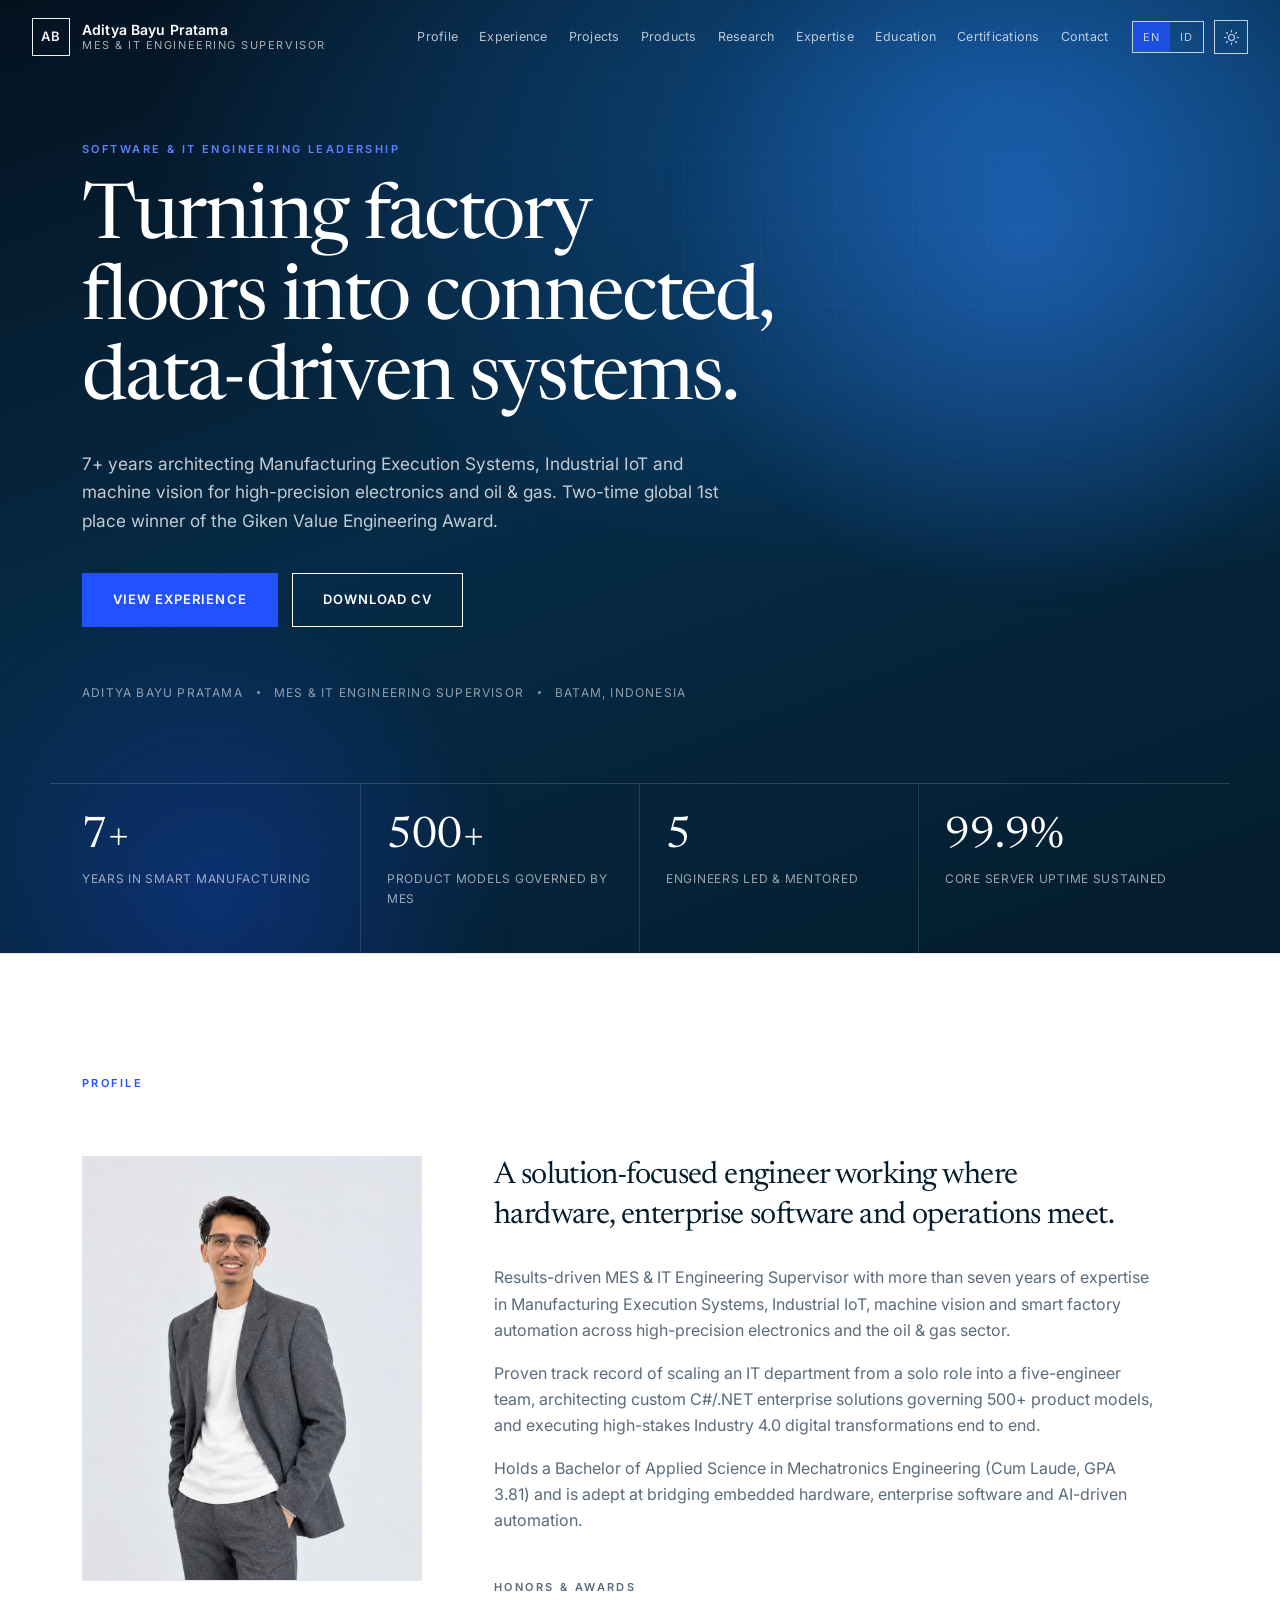
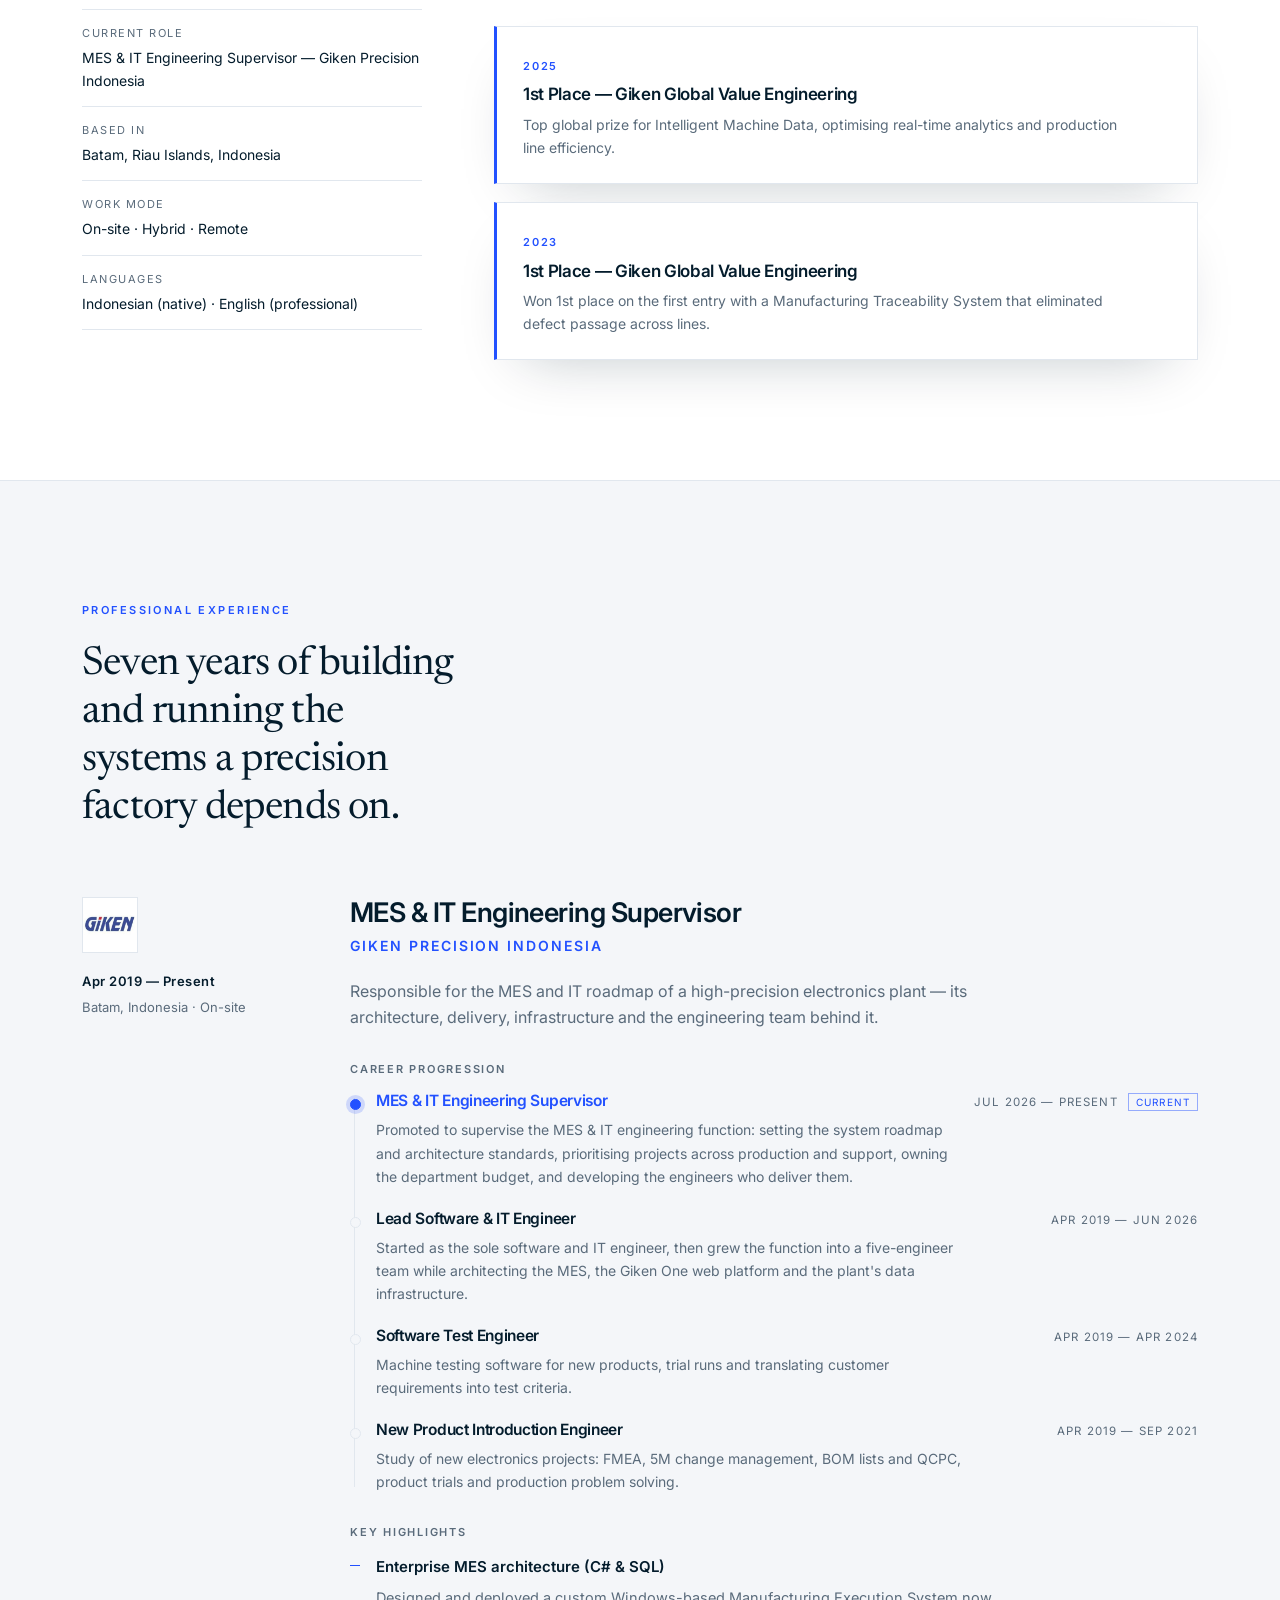
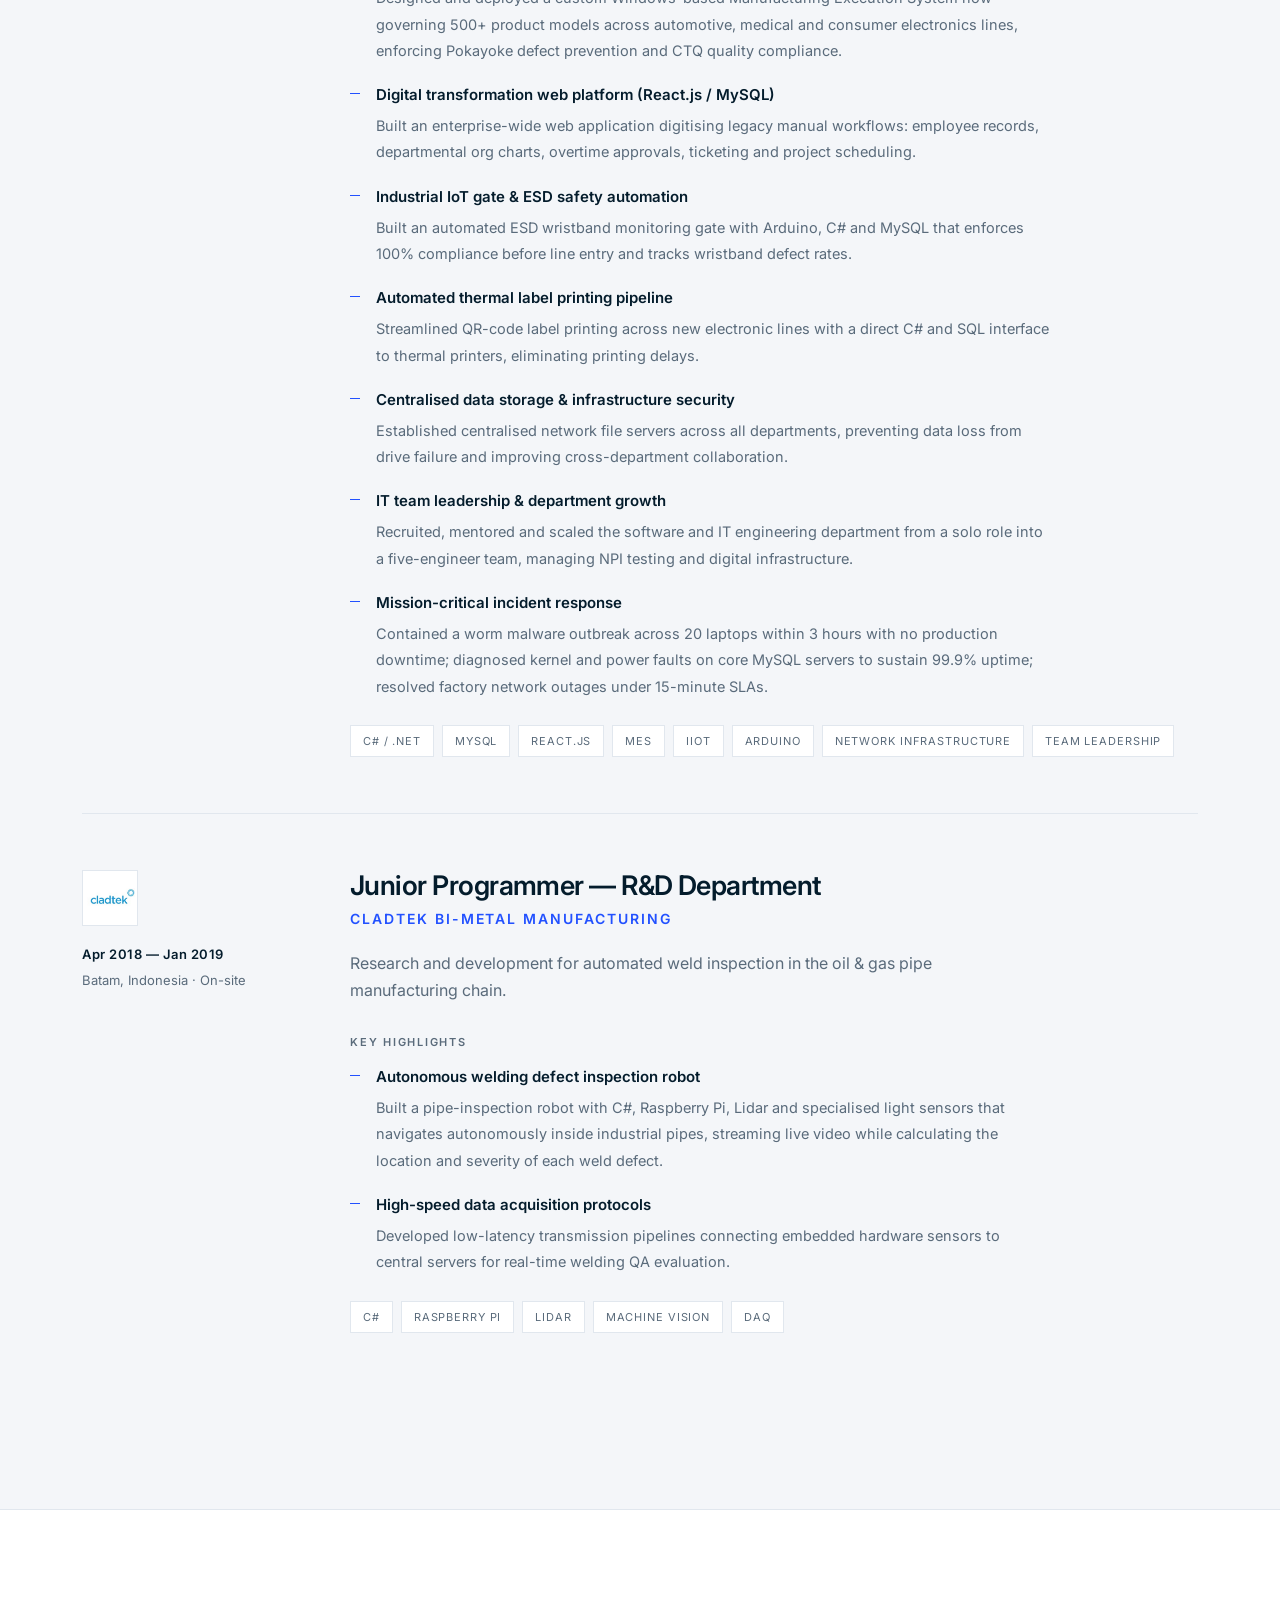
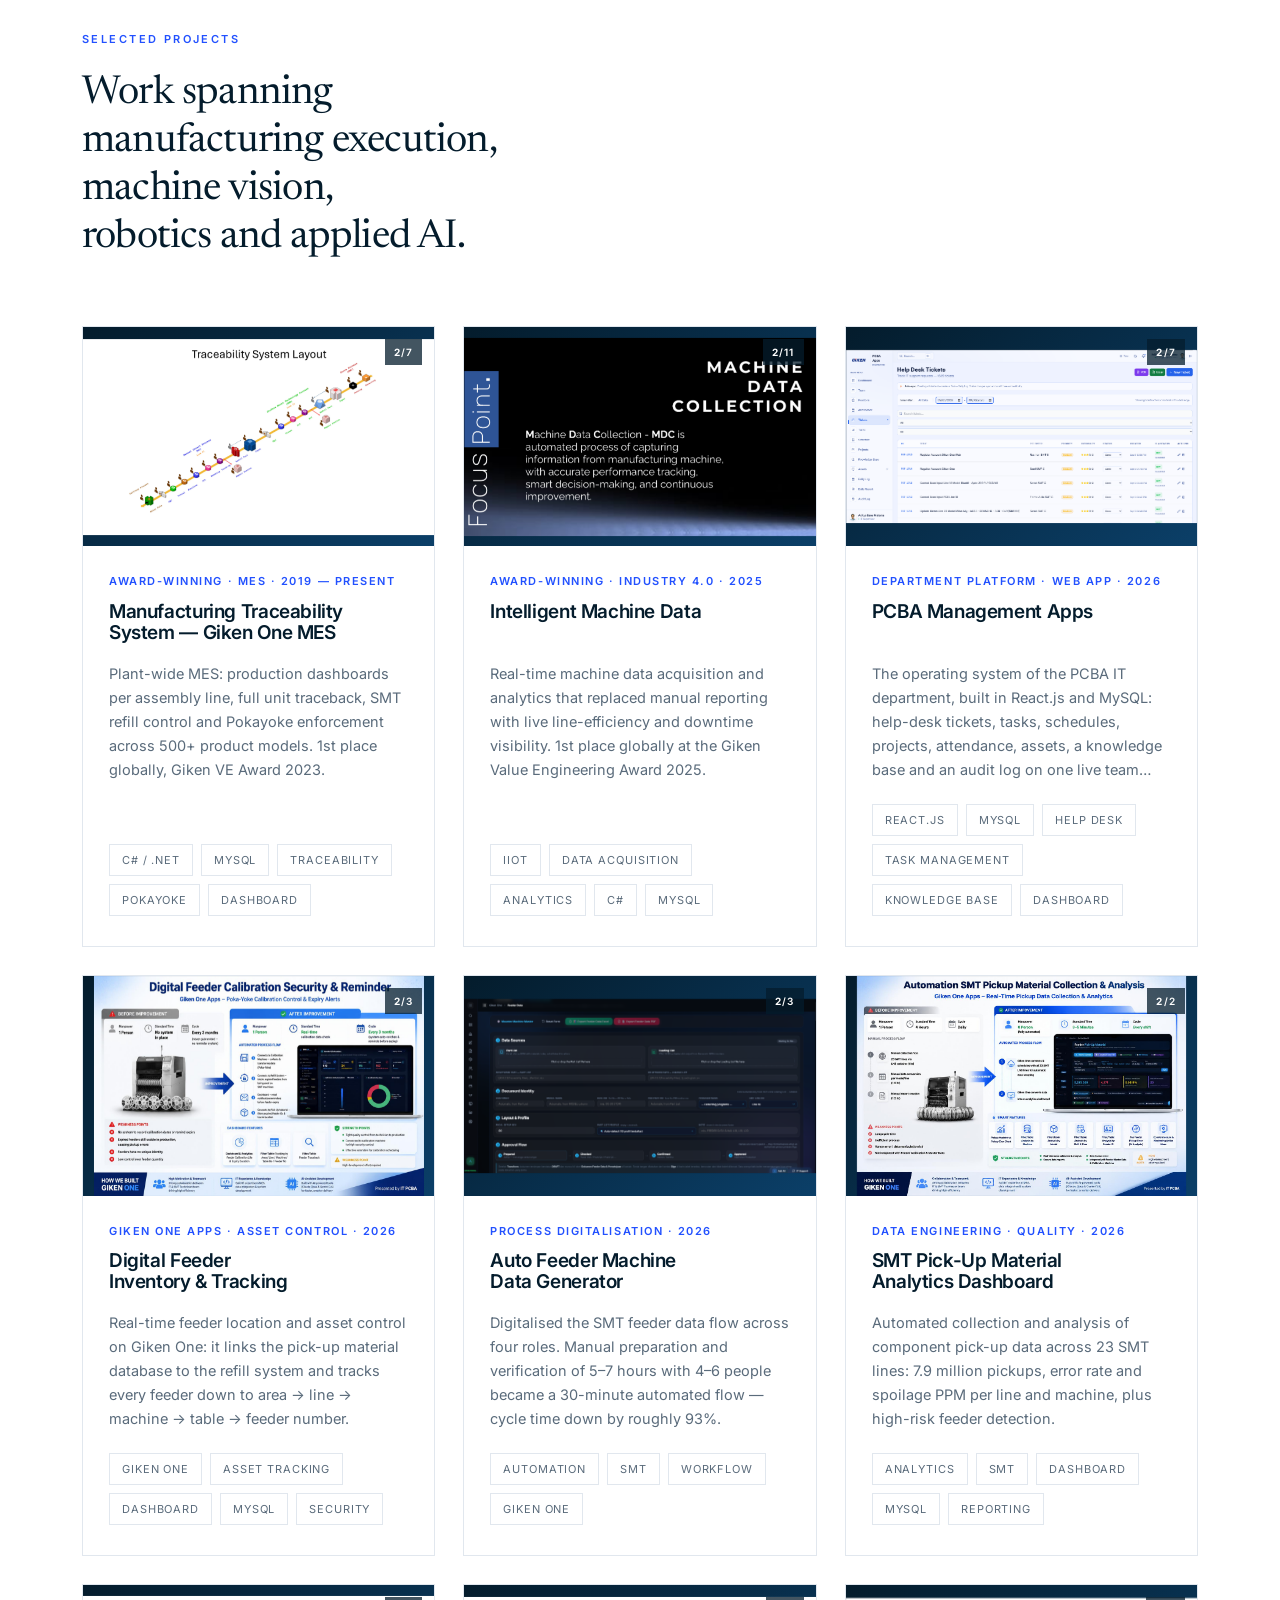
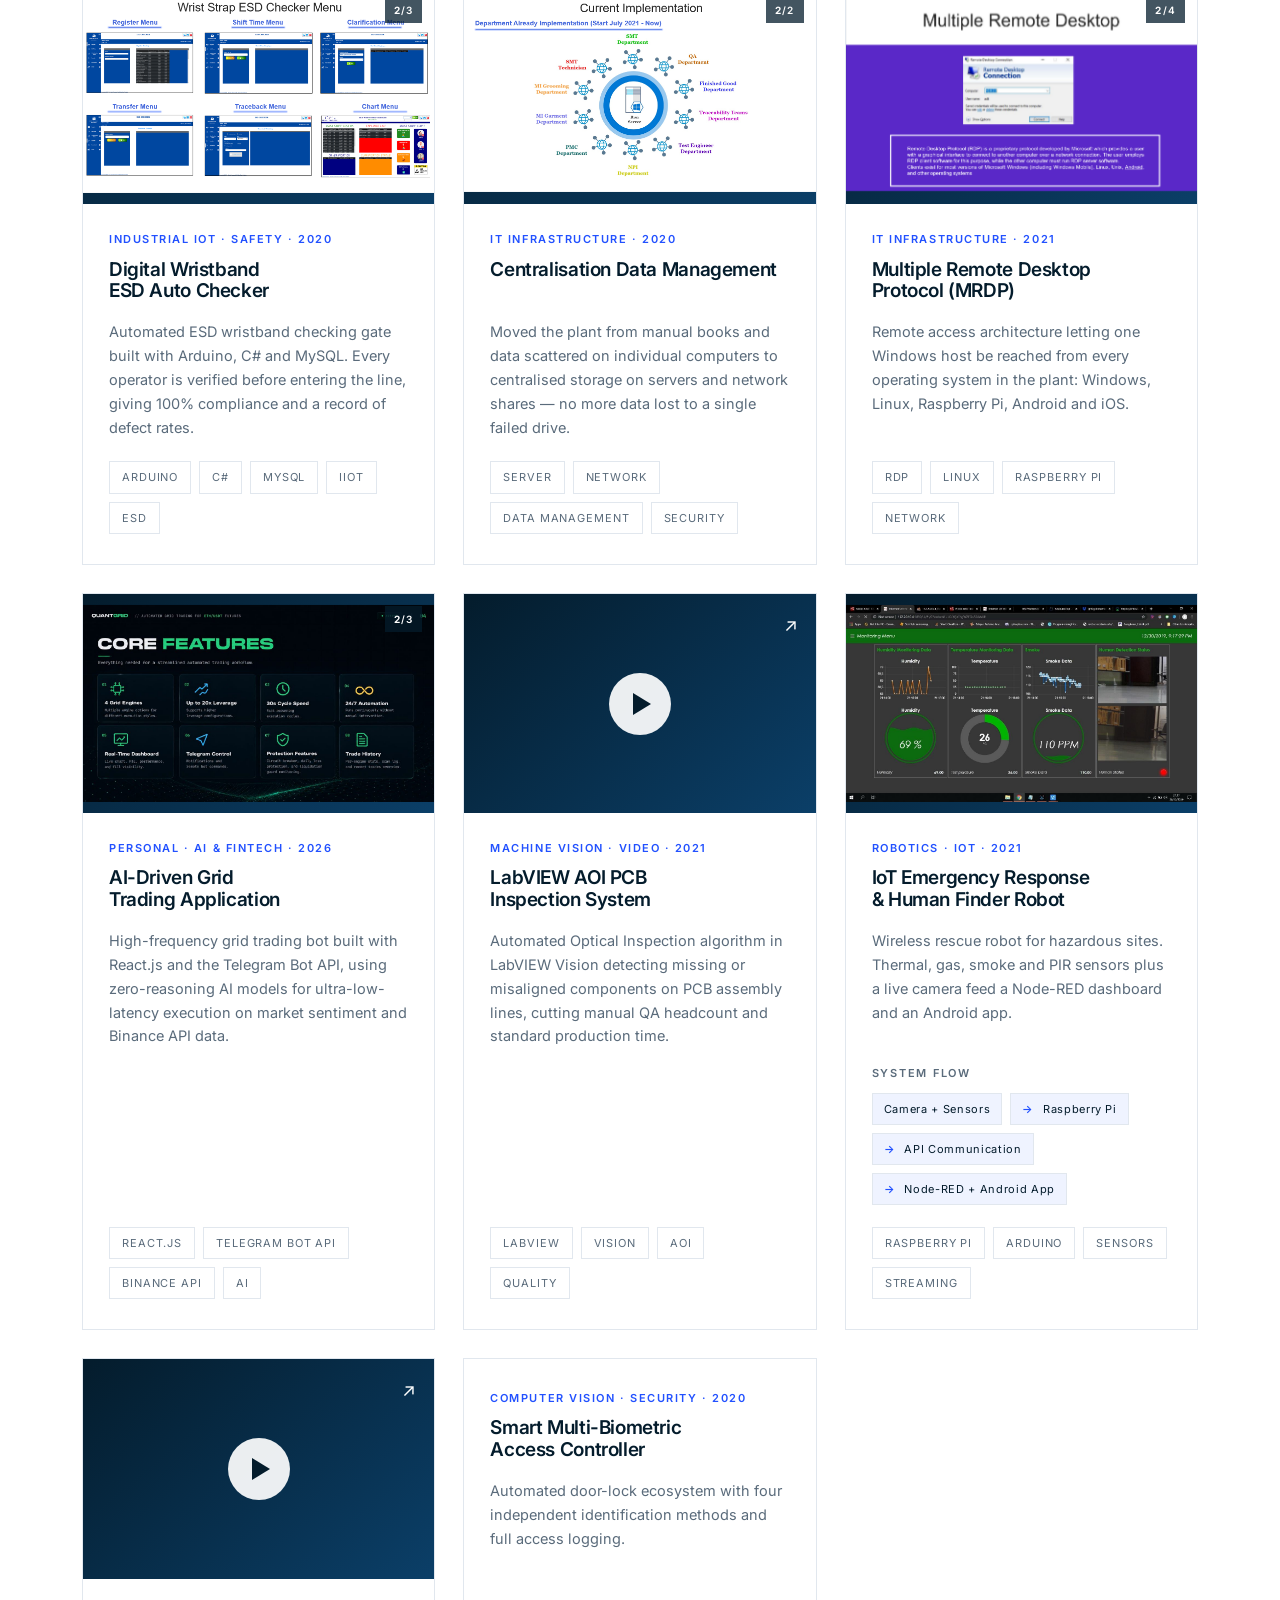
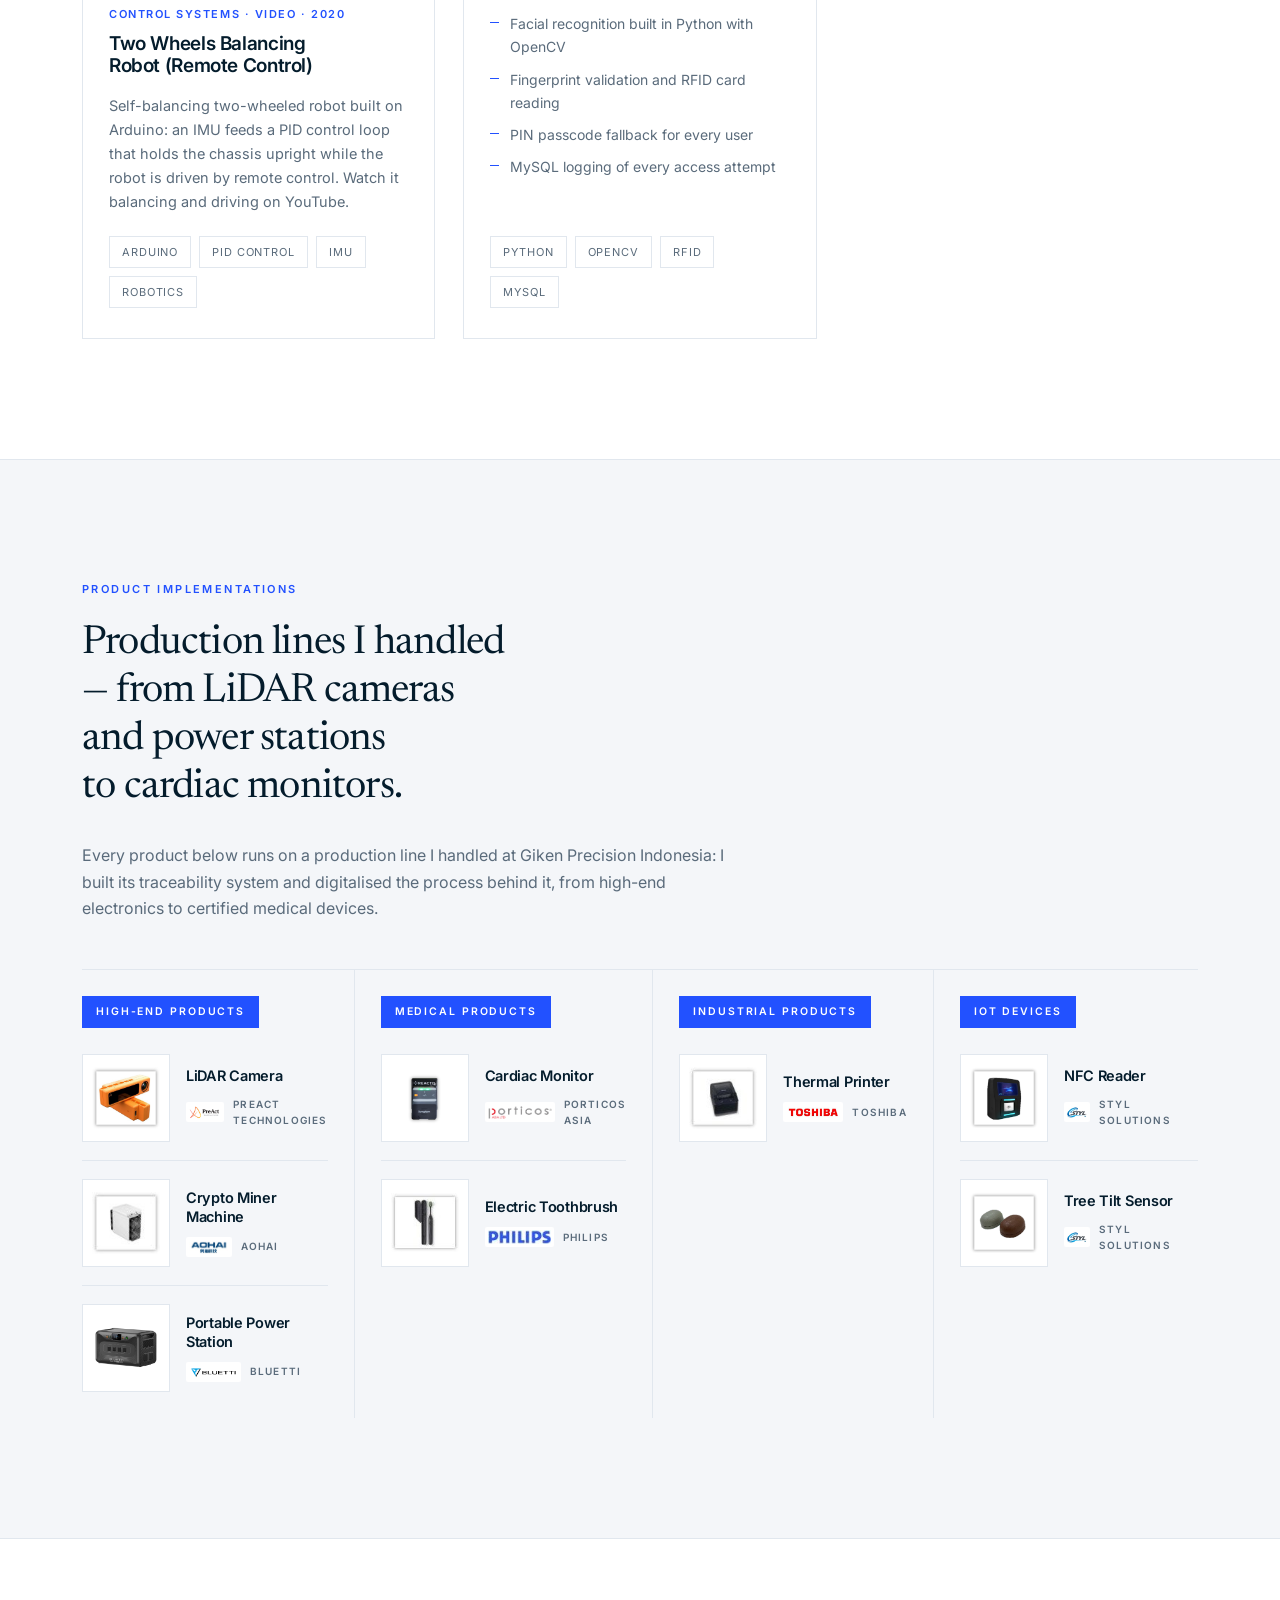
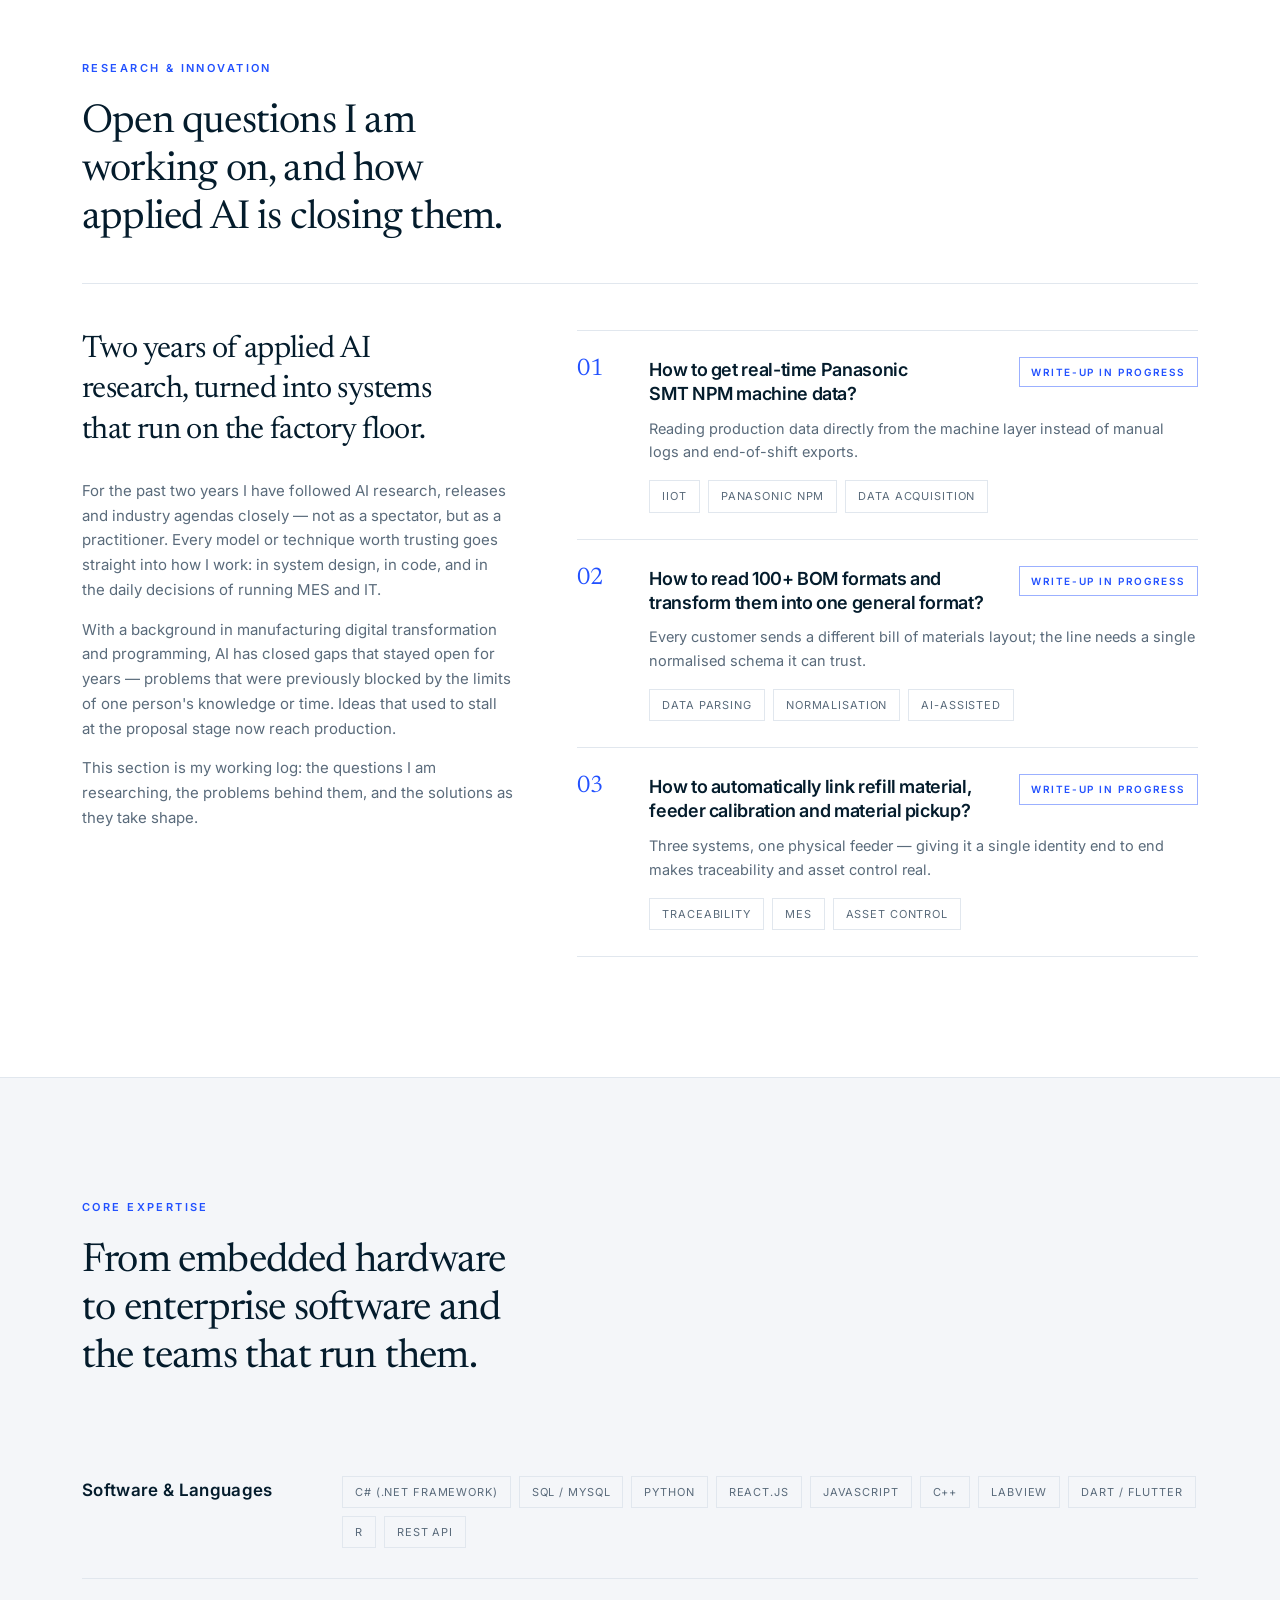
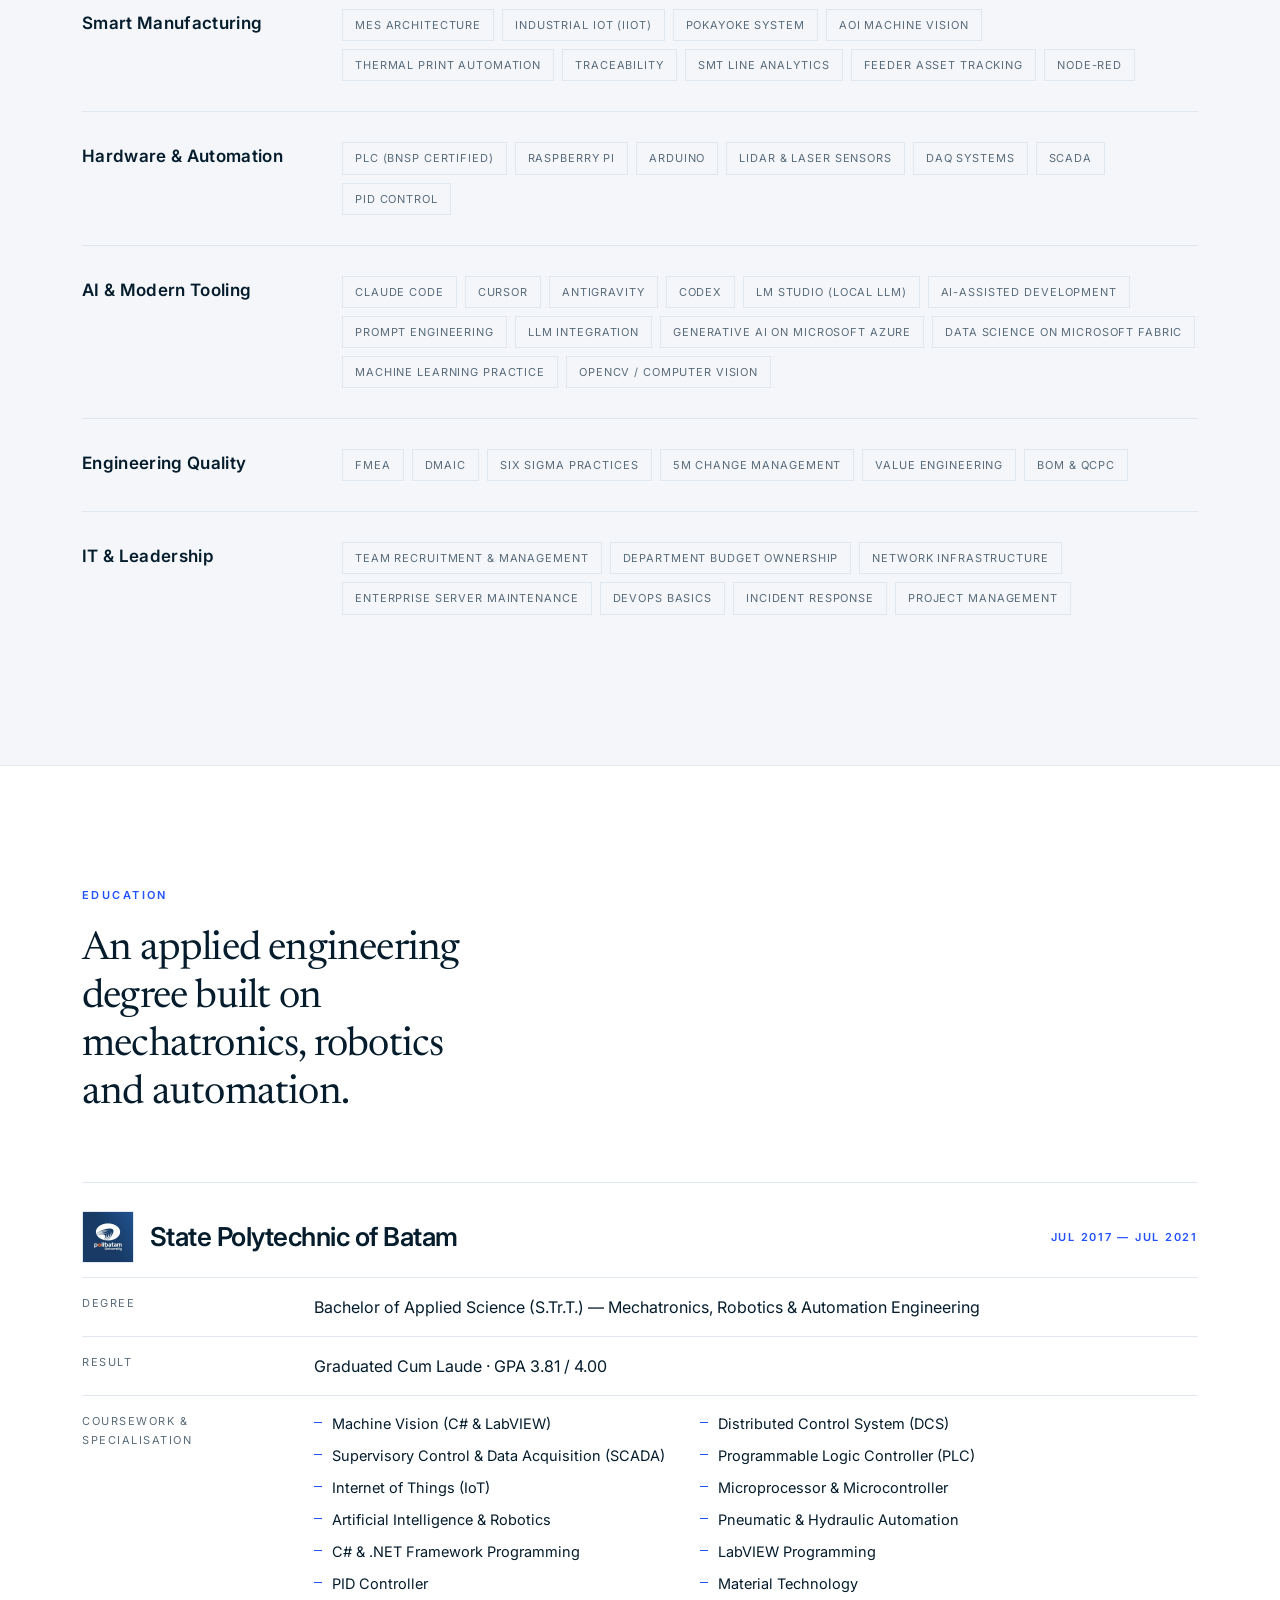
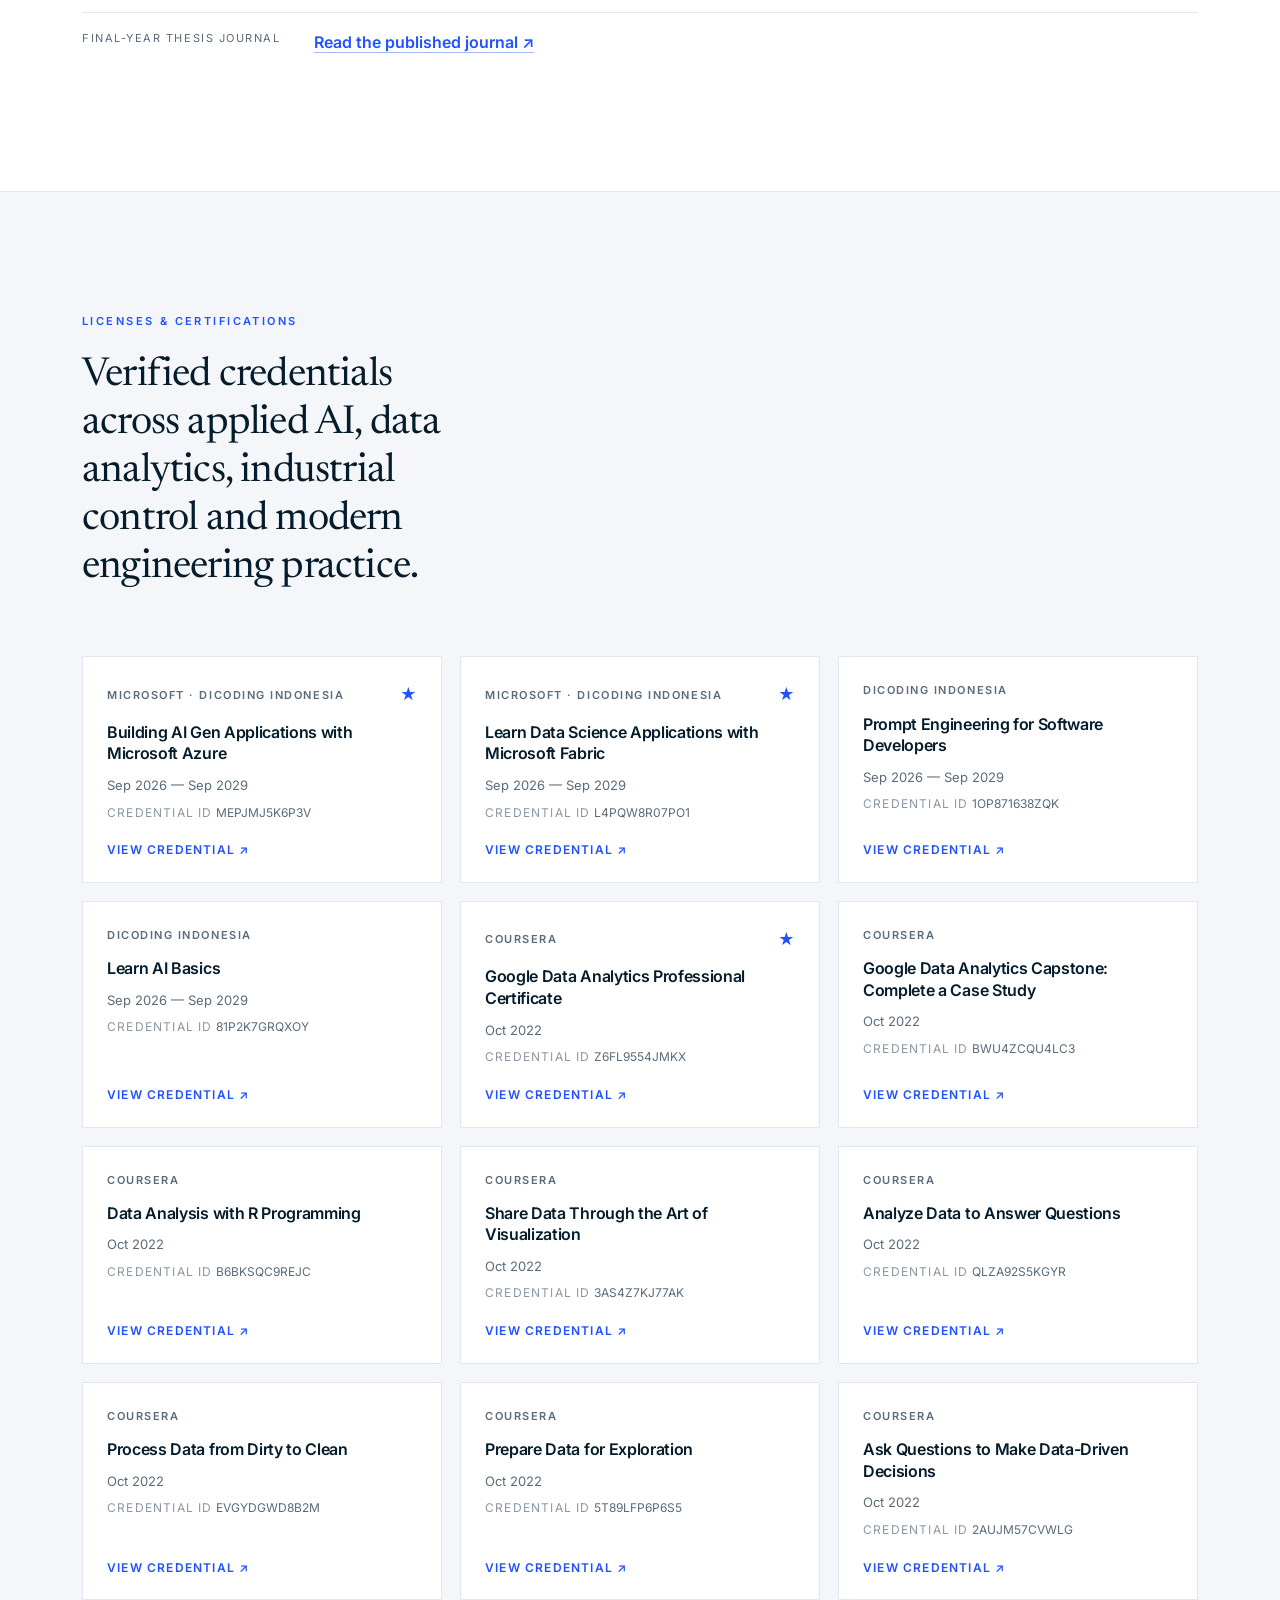
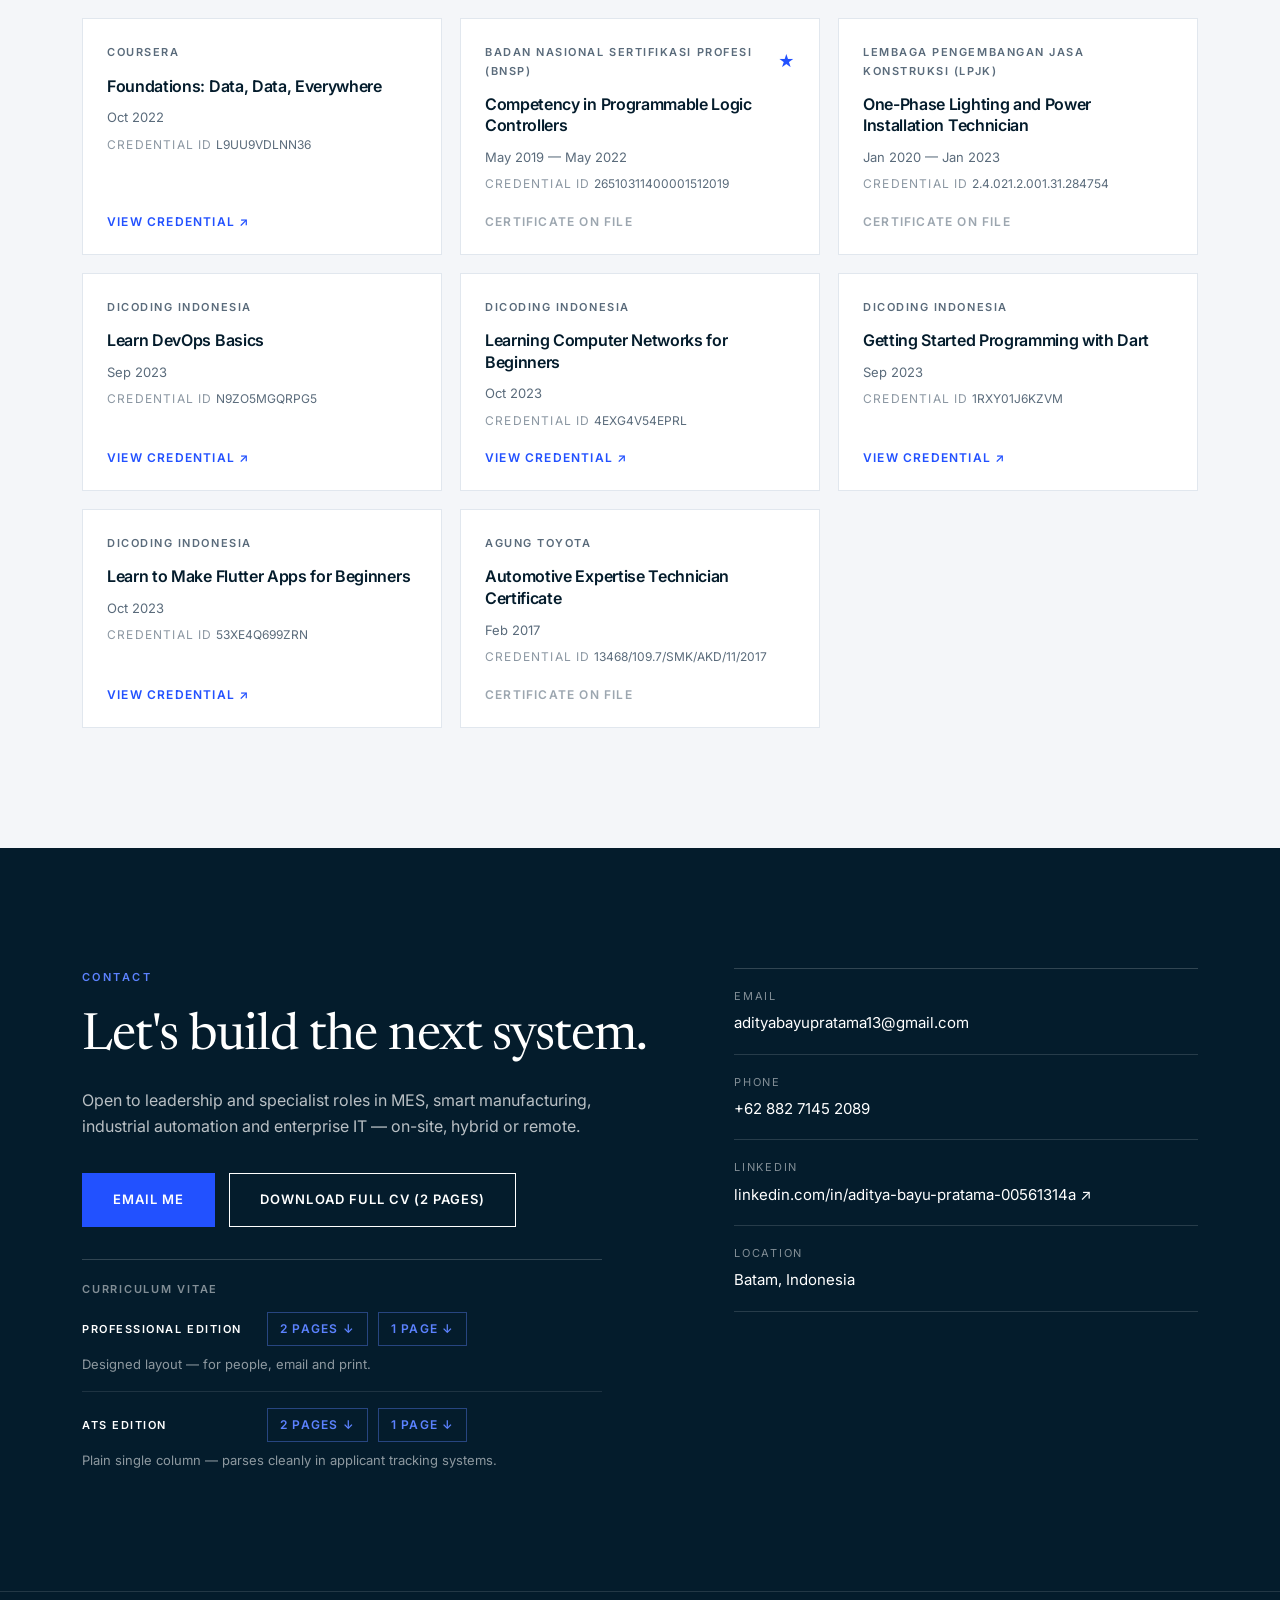
<file: index.html>
<!doctype html>
<html lang="en" data-theme="light">
<head>
<meta charset="utf-8">
<meta name="viewport" content="width=device-width,initial-scale=1">
<title>Aditya Bayu Pratama — MES &amp; IT Engineering Supervisor</title>
<meta name="description" content="Aditya Bayu Pratama — MES &amp; IT Engineering Supervisor. Manufacturing Execution Systems, Industrial IoT, machine vision and smart factory automation. Batam, Indonesia.">
<meta property="og:type" content="profile">
<meta property="og:site_name" content="Aditya Bayu Pratama">
<meta property="og:url" content="https://adityabayupratama13.github.io/CV/">
<meta property="og:title" content="Aditya Bayu Pratama — MES &amp; IT Engineering Supervisor">
<meta property="og:description" content="7+ years building Manufacturing Execution Systems, Industrial IoT and machine vision for high-precision electronics. Two-time global 1st place, Giken Value Engineering Award.">
<meta property="og:image" content="https://adityabayupratama13.github.io/CV/assets/img/og-cover.jpg">
<meta property="og:image:secure_url" content="https://adityabayupratama13.github.io/CV/assets/img/og-cover.jpg">
<meta property="og:image:type" content="image/jpeg">
<meta property="og:image:width" content="1200">
<meta property="og:image:height" content="630">
<meta property="og:image:alt" content="Aditya Bayu Pratama, MES &amp; IT Engineering Supervisor — 7+ years, 500+ product models, 5 engineers led, two global first places.">
<meta property="og:locale" content="en_US">
<meta property="og:locale:alternate" content="id_ID">
<meta name="twitter:card" content="summary_large_image">
<meta name="twitter:title" content="Aditya Bayu Pratama — MES &amp; IT Engineering Supervisor">
<meta name="twitter:description" content="MES, Industrial IoT and machine vision for high-precision manufacturing. Batam, Indonesia.">
<meta name="twitter:image" content="https://adityabayupratama13.github.io/CV/assets/img/og-cover.jpg">
<meta name="theme-color" content="#041C2C">
<link rel="canonical" href="https://adityabayupratama13.github.io/CV/">
<link rel="icon" href="data:image/svg+xml,%3Csvg xmlns='http://www.w3.org/2000/svg' viewBox='0 0 64 64'%3E%3Crect width='64' height='64' fill='%23041C2C'/%3E%3Crect x='3.5' y='3.5' width='57' height='57' fill='none' stroke='%232251FF' stroke-width='2'/%3E%3Ctext x='32' y='43' font-family='Georgia,serif' font-size='30' fill='%23ffffff' text-anchor='middle'%3EAB%3C/text%3E%3C/svg%3E">
<link rel="preconnect" href="https://fonts.googleapis.com">
<link rel="preconnect" href="https://fonts.gstatic.com" crossorigin>
<link href="https://fonts.googleapis.com/css2?family=Inter:wght@400;500;600&family=Newsreader:opsz,wght@6..72,300;6..72,400&display=swap" rel="stylesheet">
<link rel="stylesheet" href="styles.css">
<script>
  // set theme before paint: saved choice, else OS preference
  document.documentElement.dataset.theme =
    localStorage.getItem("cv-theme") ||
    (matchMedia("(prefers-color-scheme: dark)").matches ? "dark" : "light");
</script>
</head>
<body>
  <header id="header"></header>
  <main id="main"></main>
  <script src="data.js"></script>
  <script src="app.js"></script>
</body>
</html>
</file>
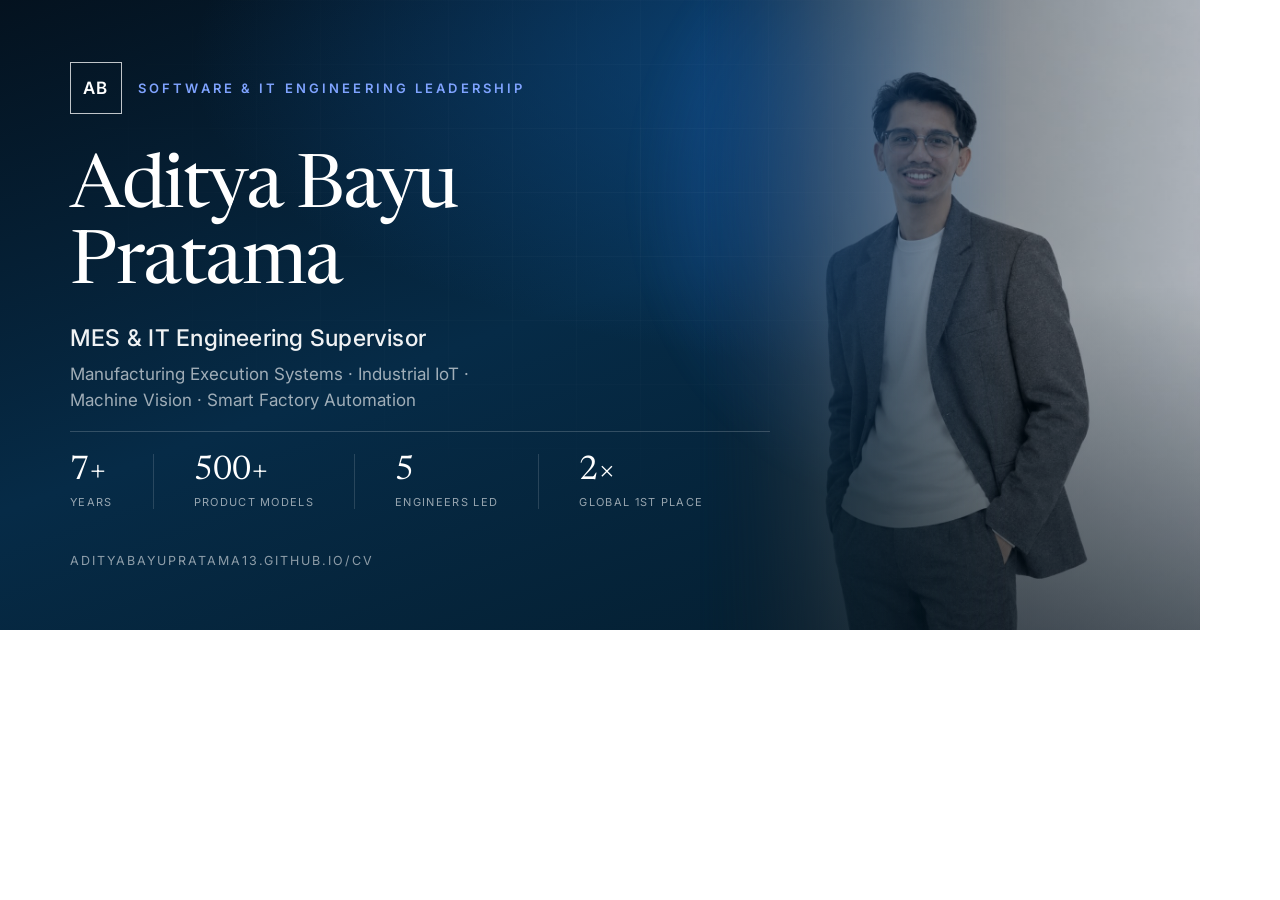
<file: _og.html>
<!doctype html>
<html lang="en">
<head>
<meta charset="utf-8">
<link href="https://fonts.googleapis.com/css2?family=Inter:wght@400;500;600&family=Newsreader:opsz,wght@6..72,300;6..72,400&display=swap" rel="stylesheet">
<style>
  *{box-sizing:border-box;margin:0;padding:0}
  body{width:1200px;height:630px;overflow:hidden;font-family:"Inter",system-ui,sans-serif;color:#fff}
  .card{
    position:relative;width:1200px;height:630px;overflow:hidden;
    background:
      radial-gradient(120% 90% at 82% 10%,#0E4C87 0%,rgba(14,76,135,0) 55%),
      linear-gradient(160deg,#04121F 0%,#062B47 48%,#041C2C 100%);
  }
  .grid{
    position:absolute;inset:0;opacity:.22;
    background-image:linear-gradient(rgba(255,255,255,.14) 1px,transparent 1px),
                     linear-gradient(90deg,rgba(255,255,255,.14) 1px,transparent 1px);
    background-size:64px 64px;
    -webkit-mask-image:radial-gradient(80% 70% at 62% 30%,#000 0%,transparent 78%);
  }
  .glow{
    position:absolute;right:-140px;top:-190px;width:760px;height:760px;border-radius:50%;
    background:radial-gradient(circle,rgba(52,130,246,.45) 0%,rgba(52,130,246,0) 62%);filter:blur(6px);
  }
  .photo{
    position:absolute;right:0;top:0;width:500px;height:630px;
    background:url("assets/img/profile/aditya.jpg") center 16% / cover no-repeat;
    filter:grayscale(.35) contrast(1.05) brightness(.92);
    -webkit-mask-image:linear-gradient(90deg,transparent 0%,rgba(0,0,0,.55) 26%,#000 62%);
  }
  .photo::after{
    content:"";position:absolute;inset:0;
    background:linear-gradient(90deg,rgba(4,28,44,.95) 0%,rgba(4,28,44,.45) 45%,rgba(6,43,71,.20) 100%),
               linear-gradient(0deg,rgba(4,18,31,.55) 0%,rgba(4,18,31,0) 55%);
  }
  .inner{position:absolute;inset:0;padding:62px 70px;display:flex;flex-direction:column;justify-content:space-between}
  .top{display:flex;align-items:center;gap:16px}
  .mark{width:52px;height:52px;display:grid;place-items:center;border:1px solid rgba(255,255,255,.75);
        font-size:17px;font-weight:600;letter-spacing:.08em}
  .kicker{font-size:13px;letter-spacing:.24em;text-transform:uppercase;color:#7FA3FF;font-weight:600}
  h1{font-family:"Newsreader",Georgia,serif;font-weight:400;font-size:74px;line-height:1.03;letter-spacing:-.02em;max-width:16ch}
  .role{margin-top:20px;font-size:23px;letter-spacing:.01em;color:rgba(255,255,255,.94);font-weight:500}
  .sub{margin-top:10px;font-size:17px;color:rgba(255,255,255,.62);max-width:38ch;line-height:1.5}
  .stats{display:flex;gap:0;border-top:1px solid rgba(255,255,255,.18);padding-top:22px;max-width:700px}
  .stat{padding-right:40px;margin-right:40px;border-right:1px solid rgba(255,255,255,.14)}
  .stat:last-child{border-right:0;margin-right:0;padding-right:0}
  .stat b{display:block;font-family:"Newsreader",Georgia,serif;font-weight:400;font-size:34px;line-height:1}
  .stat span{display:block;margin-top:7px;font-size:11px;letter-spacing:.12em;text-transform:uppercase;color:rgba(255,255,255,.58)}
  .url{margin-top:26px;font-size:12.5px;letter-spacing:.16em;text-transform:uppercase;color:rgba(255,255,255,.55)}
</style>
</head>
<body>
<div class="card">
  <div class="grid"></div>
  <div class="glow"></div>
  <div class="photo"></div>
  <div class="inner">
    <div>
      <div class="top">
        <span class="mark">AB</span>
        <span class="kicker">Software &amp; IT Engineering Leadership</span>
      </div>
      <h1 style="margin-top:38px">Aditya Bayu<br>Pratama</h1>
      <p class="role">MES &amp; IT Engineering Supervisor</p>
      <p class="sub">Manufacturing Execution Systems · Industrial IoT · Machine Vision · Smart Factory Automation</p>
    </div>
    <div class="stats">
      <div class="stat"><b>7+</b><span>Years</span></div>
      <div class="stat"><b>500+</b><span>Product models</span></div>
      <div class="stat"><b>5</b><span>Engineers led</span></div>
      <div class="stat"><b>2×</b><span>Global 1st place</span></div>
    </div>
    <div class="url">adityabayupratama13.github.io/CV</div>
  </div>
</div>
</body>
</html>
</file>
<file: styles.css>
/* ============ tokens ============ */
:root{
  --navy:#041C2C;
  --navy-2:#062A42;
  --accent:#2251FF;
  --accent-soft:#5C82FF;

  --bg:#FFFFFF;
  --bg-alt:#F4F6F9;
  --surface:#FFFFFF;
  --text:#041C2C;
  --text-2:#5A6B7B;
  --line:#E1E7EE;
  --shadow:0 24px 60px -30px rgba(4,28,44,.28);
  --hero-text:#FFFFFF;

  --max:1180px;
  --sans:"Inter","Segoe UI",system-ui,-apple-system,sans-serif;
  --serif:"Newsreader",Georgia,"Times New Roman",serif;
}
:root[data-theme="dark"]{
  --bg:#04121C;
  --bg-alt:#071A28;
  --surface:#08202F;
  --text:#E8EFF5;
  --text-2:#94A8B8;
  --line:#12303F;
  --shadow:0 24px 60px -30px rgba(0,0,0,.7);
  --accent:#5C82FF;
  --accent-soft:#89A5FF;
}

*{box-sizing:border-box}
html{scroll-behavior:smooth;scroll-padding-top:84px}
body{
  margin:0;background:var(--bg);color:var(--text);
  font-family:var(--sans);font-size:16px;line-height:1.65;
  -webkit-font-smoothing:antialiased;
  transition:background .4s ease,color .4s ease;
}
img{max-width:100%;display:block}
a{color:inherit;text-decoration:none}
h1,h2,h3,h4{margin:0;font-weight:600;letter-spacing:-.02em;line-height:1.15}
p{margin:0 0 1em}
.wrap{width:100%;max-width:var(--max);margin:0 auto;padding:0 32px}

/* ============ header ============ */
#header{
  position:fixed;inset:0 0 auto 0;z-index:50;
  display:flex;align-items:center;gap:24px;
  padding:18px 32px;
  transition:background .35s ease,box-shadow .35s ease,padding .35s ease,border-color .35s;
  border-bottom:1px solid transparent;color:#fff;
}
#header.scrolled{
  background:color-mix(in srgb,var(--bg) 88%,transparent);
  backdrop-filter:blur(14px);border-bottom-color:var(--line);
  padding:12px 32px;color:var(--text);
}
.brand{display:flex;align-items:center;gap:12px;margin-right:auto}
.brand-mark{
  width:38px;height:38px;display:grid;place-items:center;flex:0 0 auto;
  border:1px solid currentColor;font-size:13px;letter-spacing:.08em;font-weight:600;opacity:.95;
}
.brand-text{display:flex;flex-direction:column;line-height:1.25}
.brand-text strong{font-size:14px;font-weight:600;letter-spacing:.01em}
.brand-text em{font-style:normal;font-size:11px;letter-spacing:.14em;text-transform:uppercase;opacity:.65}
.nav{display:flex;gap:21px}
.nav-link{
  font-size:12.5px;letter-spacing:.02em;opacity:.72;position:relative;padding:4px 0;white-space:nowrap;
  transition:opacity .25s;
}
.nav-link:hover{opacity:1}
.nav-link::after{
  content:"";position:absolute;left:0;bottom:0;height:1px;width:0;background:currentColor;transition:width .3s ease;
}
.nav-link.active{opacity:1}
.nav-link.active::after{width:100%}
.header-actions{display:flex;align-items:center;gap:10px}
.lang-switch{display:flex;border:1px solid currentColor;opacity:.75}
.lang-switch button{
  background:none;border:0;color:inherit;font:inherit;font-size:11px;letter-spacing:.08em;
  padding:6px 10px;cursor:pointer;transition:background .25s,color .25s;
}
.lang-switch button.on{background:var(--accent);color:#fff}
.icon-btn{
  width:34px;height:34px;display:grid;place-items:center;cursor:pointer;
  background:none;border:1px solid currentColor;color:inherit;opacity:.75;transition:opacity .25s;
}
.icon-btn:hover{opacity:1}
.icon-btn svg{width:17px;height:17px;fill:none}
.i-moon{display:none}
:root[data-theme="dark"] .i-sun{display:none}
:root[data-theme="dark"] .i-moon{display:block}
.menu-btn{display:none}

/* ============ hero ============ */
.hero{position:relative;min-height:100svh;display:flex;flex-direction:column;justify-content:center;
  padding:140px 0 0;color:var(--hero-text);overflow:hidden}
.hero-bg{position:absolute;inset:0;background:
  radial-gradient(120% 90% at 78% 12%,#0E4C87 0%,rgba(14,76,135,0) 55%),
  linear-gradient(160deg,#04121F 0%,#062B47 48%,#041C2C 100%);}
.hero-grid{
  position:absolute;inset:0;opacity:.22;
  background-image:linear-gradient(rgba(255,255,255,.14) 1px,transparent 1px),
                   linear-gradient(90deg,rgba(255,255,255,.14) 1px,transparent 1px);
  background-size:76px 76px;
  mask-image:radial-gradient(80% 65% at 70% 25%,#000 0%,transparent 75%);
}
.hero-glow{
  position:absolute;right:-12%;top:-18%;width:820px;height:820px;border-radius:50%;
  background:radial-gradient(circle,rgba(52,130,246,.42) 0%,rgba(52,130,246,0) 62%);filter:blur(10px);
}
.hero-inner{position:relative;z-index:1}
.kicker{
  font-size:11px;letter-spacing:.22em;text-transform:uppercase;color:var(--accent);
  margin:0 0 22px;font-weight:600;
}
.kicker.light{color:var(--accent-soft)}
.kicker.sm{margin:28px 0 12px;color:var(--text-2)}
.hero-title{
  font-family:var(--serif);font-weight:400;letter-spacing:-.025em;
  font-size:clamp(38px,6.2vw,76px);line-height:1.06;max-width:16ch;margin:0 0 28px;
}
.hero-intro{max-width:60ch;font-size:clamp(15px,1.35vw,18px);color:rgba(255,255,255,.76);margin-bottom:38px}
.hero-cta{display:flex;flex-wrap:wrap;gap:14px}
.btn{
  display:inline-flex;align-items:center;gap:10px;padding:15px 30px;
  font-size:13px;letter-spacing:.08em;text-transform:uppercase;font-weight:600;
  border:1px solid transparent;transition:transform .25s ease,background .25s,color .25s,border-color .25s;
}
.btn:hover{transform:translateY(-2px)}
.btn-primary{background:var(--accent);color:#fff}
.btn-primary:hover{background:#173FD6}
.btn-ghost{border-color:currentColor;color:inherit}
.btn-ghost:hover{background:#fff;color:var(--navy);border-color:#fff}
.hero-meta{
  display:flex;align-items:center;gap:14px;flex-wrap:wrap;
  margin-top:56px;font-size:12px;letter-spacing:.1em;text-transform:uppercase;color:rgba(255,255,255,.55);
}
.dot{width:3px;height:3px;background:currentColor;border-radius:50%;display:inline-block}
.metrics{
  position:relative;z-index:1;display:grid;grid-template-columns:repeat(4,1fr);
  border-top:1px solid rgba(255,255,255,.16);margin-top:80px;
}
.metric{padding:32px 26px 44px;border-right:1px solid rgba(255,255,255,.12)}
.metric:first-child{padding-left:0}
.metric:last-child{border-right:0}
.metric-val{display:block;font-family:var(--serif);font-size:clamp(30px,3.4vw,44px);line-height:1;margin-bottom:10px}
.metric-lab{font-size:12px;letter-spacing:.06em;color:rgba(255,255,255,.6);text-transform:uppercase}

/* ============ sections ============ */
.section{padding:120px 0;border-top:1px solid var(--line)}
.section.alt{background:var(--bg-alt)}
.section-head{margin-bottom:64px;max-width:44ch}
.section-title{
  font-family:var(--serif);font-weight:400;font-size:clamp(26px,3.2vw,40px);line-height:1.2;
}
.lead{
  font-family:var(--serif);font-weight:400;font-size:clamp(22px,2.6vw,31px);line-height:1.3;margin-bottom:28px;
}

/* reveal */
.reveal{opacity:0;transform:translateY(22px);transition:opacity .8s cubic-bezier(.2,.6,.2,1),transform .8s cubic-bezier(.2,.6,.2,1)}
.reveal.in{opacity:1;transform:none}
@media (prefers-reduced-motion:reduce){.reveal{opacity:1;transform:none;transition:none}}

/* ============ profile ============ */
.profile-grid{display:grid;grid-template-columns:340px 1fr;gap:72px;align-items:start}
.photo{aspect-ratio:4/5;background:var(--bg-alt);border:1px solid var(--line);overflow:hidden}
.photo img{width:100%;height:100%;object-fit:cover;filter:grayscale(.15)}
.facts{margin:28px 0 0;padding:0;border-top:1px solid var(--line)}
.fact{padding:14px 0;border-bottom:1px solid var(--line)}
.fact dt{font-size:11px;letter-spacing:.14em;text-transform:uppercase;color:var(--text-2);margin-bottom:4px}
.fact dd{margin:0;font-size:14px}
.profile-body p{color:var(--text-2);max-width:66ch}
.awards{display:grid;gap:18px;margin-top:8px}
.award{
  position:relative;padding:24px 26px;background:var(--surface);border:1px solid var(--line);
  border-left:3px solid var(--accent);box-shadow:var(--shadow);
}
.award-year{font-size:11px;letter-spacing:.16em;color:var(--accent);font-weight:600}
.award h4{margin:8px 0 8px;font-size:17px}
.award p{margin:0;font-size:14px;color:var(--text-2)}

/* ============ experience ============ */
.exp-list{display:grid;gap:0}
.exp{display:grid;grid-template-columns:220px 1fr;gap:48px;padding:56px 0;border-top:1px solid var(--line)}
.exp:first-child{border-top:0;padding-top:0}
.logo{width:74px;height:74px;border:1px solid var(--line);background:var(--surface);display:grid;place-items:center;padding:10px;margin-bottom:18px}
.logo img{object-fit:contain;max-height:100%}
.exp-side{position:sticky;top:104px}
.exp-period{font-size:13px;letter-spacing:.04em;font-weight:600;margin:0 0 4px}
.exp-loc{font-size:13px;color:var(--text-2);margin:0}
.exp-main h3{font-size:clamp(20px,2.2vw,27px)}
.exp-company{margin:6px 0 0;font-size:14px;letter-spacing:.14em;text-transform:uppercase;color:var(--accent);font-weight:600}
.exp-sub{margin:10px 0 0;font-size:13px;color:var(--text-2)}
.exp-summary{margin:20px 0 26px;max-width:64ch;color:var(--text-2)}
.exp-bullets{list-style:none;margin:0;padding:0;display:grid;gap:20px}
.exp-bullets li{position:relative;padding-left:26px;max-width:70ch}
.exp-bullets li::before{
  content:"";position:absolute;left:0;top:10px;width:10px;height:1px;background:var(--accent);
}
.exp-bullets strong{display:block;font-weight:600;font-size:15px;margin-bottom:4px}
.exp-bullets span{font-size:14.5px;color:var(--text-2)}
.tags{display:flex;flex-wrap:wrap;gap:8px;margin-top:26px}
.tag{
  font-size:11px;letter-spacing:.08em;text-transform:uppercase;padding:6px 12px;
  border:1px solid var(--line);color:var(--text-2);background:var(--surface);
}
.gallery{display:grid;grid-template-columns:repeat(auto-fill,minmax(220px,1fr));gap:14px;margin-top:28px}
.gallery figure{margin:0;border:1px solid var(--line);overflow:hidden;background:var(--surface)}
.gallery img{width:100%;aspect-ratio:16/10;object-fit:cover;transition:transform .6s ease}
.gallery figure:hover img{transform:scale(1.04)}

/* ============ projects ============ */
.pgrid{display:grid;grid-template-columns:repeat(auto-fill,minmax(330px,1fr));gap:28px;align-items:stretch}
.pcard{
  position:relative;background:var(--surface);border:1px solid var(--line);display:flex;flex-direction:column;
  transition:transform .35s ease,box-shadow .35s ease,border-color .35s;
}
.pcard:hover{transform:translateY(-5px);box-shadow:var(--shadow);border-color:color-mix(in srgb,var(--accent) 40%,var(--line))}
.pcard-media{aspect-ratio:16/10;background:
  linear-gradient(140deg,var(--navy) 0%,#0B3F68 100%);overflow:hidden}
.pcard-media img{width:100%;height:100%;object-fit:cover}
.pcard-body{padding:26px 26px 30px;display:flex;flex-direction:column;flex:1}
.pcard-cat{font-size:11px;letter-spacing:.14em;text-transform:uppercase;color:var(--accent);margin:0 0 10px;font-weight:600}
.pcard h3{font-size:19px;margin-bottom:10px}
.pcard-desc{font-size:14.5px;color:var(--text-2);margin:0}
.pcard .tags{margin-top:auto;padding-top:22px}
.pcard-arrow{position:absolute;top:16px;right:18px;color:#fff;font-size:18px}

/* ============ skills ============ */
.skill-grid{display:grid;gap:0}
.skill-group{padding:30px 0;border-top:1px solid var(--line);display:grid;grid-template-columns:220px 1fr;gap:40px;align-items:baseline}
.skill-group:first-child{border-top:0}
.skill-group h3{font-size:17px;letter-spacing:.02em}
.skill-group .tags{margin:0}
.skill-group .tag{background:transparent}

/* ============ certifications ============ */
.cert-grid{display:grid;grid-template-columns:repeat(auto-fill,minmax(300px,1fr));gap:18px}
.cert{
  display:flex;flex-direction:column;padding:24px 24px 22px;background:var(--surface);
  border:1px solid var(--line);transition:transform .3s ease,box-shadow .3s ease,border-color .3s;
}
.cert.linked:hover{transform:translateY(-4px);box-shadow:var(--shadow);border-color:color-mix(in srgb,var(--accent) 45%,var(--line))}
.cert-top{display:flex;justify-content:space-between;align-items:center;margin-bottom:14px}
.cert-issuer{font-size:11px;letter-spacing:.14em;text-transform:uppercase;color:var(--text-2);font-weight:600}
.cert-star{color:var(--accent)}
.cert h3{font-size:16px;line-height:1.35;margin-bottom:10px}
.cert-date{font-size:13px;color:var(--text-2);margin:0 0 6px}
.cert-id{font-size:12px;color:var(--text-2);margin:0;word-break:break-all}
.cert-id span{letter-spacing:.1em;text-transform:uppercase;opacity:.7}
.cert-cta{margin:18px 0 0;font-size:12px;letter-spacing:.1em;text-transform:uppercase;font-weight:600;color:var(--accent)}
.cert:not(.linked) .cert-cta{color:var(--text-2);opacity:.6}

/* ============ contact ============ */
.contact{background:var(--navy);color:#fff;border-top:0}
:root[data-theme="dark"] .contact{background:#02101A}
.contact-grid{display:grid;grid-template-columns:1.25fr 1fr;gap:72px;align-items:start}
.contact-head{font-family:var(--serif);font-weight:400;font-size:clamp(30px,4vw,52px);margin-bottom:20px}
.contact-body{color:rgba(255,255,255,.72);max-width:52ch;margin-bottom:34px}
.contact .btn-ghost:hover{color:var(--navy);background:#fff}
.contact-list{margin:0;border-top:1px solid rgba(255,255,255,.18)}
.contact-list > div{padding:18px 0;border-bottom:1px solid rgba(255,255,255,.14)}
.contact-list dt{font-size:11px;letter-spacing:.16em;text-transform:uppercase;color:rgba(255,255,255,.5);margin-bottom:6px}
.contact-list dd{margin:0;font-size:15px}
.contact-list a:hover{color:var(--accent-soft)}
.footer{background:var(--navy);color:rgba(255,255,255,.5);padding:26px 0;border-top:1px solid rgba(255,255,255,.12)}
:root[data-theme="dark"] .footer{background:#02101A}
.footer-inner{display:flex;justify-content:space-between;gap:16px;flex-wrap:wrap;font-size:12px;letter-spacing:.06em}

/* ============ responsive ============ */
@media (max-width:960px){
  .nav{
    position:absolute;top:100%;right:0;left:0;flex-direction:column;gap:0;
    background:var(--bg);border-bottom:1px solid var(--line);padding:0 32px;
    max-height:0;overflow:hidden;transition:max-height .4s ease;color:var(--text);
  }
  .nav.open{max-height:420px;padding:12px 32px 20px}
  .nav-link{padding:12px 0;border-bottom:1px solid var(--line);opacity:1}
  .menu-btn{display:grid}
  .profile-grid,.exp,.skill-group,.contact-grid{grid-template-columns:1fr;gap:32px}
  .edu{grid-template-columns:1fr;gap:24px}
  .metrics{grid-template-columns:repeat(2,1fr)}
  .metric{padding:24px 20px 30px}
  .metric:nth-child(2n){border-right:0}
  .metric:nth-child(3){padding-left:0;border-top:1px solid rgba(255,255,255,.12)}
  .metric:nth-child(4){border-top:1px solid rgba(255,255,255,.12)}
  .section{padding:84px 0}
  .wrap{padding:0 22px}
  #header,#header.scrolled{padding:12px 22px}
  .brand-text em{display:none}
}
@media (max-width:520px){
  .metrics{grid-template-columns:1fr}
  .metric{border-right:0;border-top:1px solid rgba(255,255,255,.12);padding-left:0}
  .hero{padding-top:120px}
}
@media print{
  #header,.hero-cta,.menu-btn{display:none}
  .section{padding:24px 0;break-inside:avoid}
  .reveal{opacity:1;transform:none}
}

/* ---- missing-image states (keep the layout intact) ---- */
.img-wrap.empty{border-style:dashed;opacity:.5}
.gallery .img-wrap.empty{display:none}
.photo.empty{
  display:grid;place-items:center;opacity:1;border-style:solid;
  background:linear-gradient(150deg,var(--navy) 0%,#0B3F68 100%);
}
.photo.empty::after{
  content:attr(data-initials);font-family:var(--serif);font-size:64px;color:rgba(255,255,255,.5);letter-spacing:.06em;
}
.logo.empty{visibility:hidden}

/* ---- small screens: keep the brand on one line ---- */
.brand-text strong{white-space:nowrap}
@media (max-width:520px){ .brand-text{display:none} }

/* ============ card slideshow ============ */
.slides{
  position:relative;aspect-ratio:16/10;overflow:hidden;cursor:zoom-in;
  background:linear-gradient(140deg,var(--navy) 0%,#0B3F68 100%);
}
.slides.nolb{cursor:pointer}
.slide{
  position:absolute;inset:0;width:100%;height:100%;object-fit:contain;
  opacity:0;transition:opacity .5s ease;will-change:opacity;
}
.slide.on{opacity:1}
.badge{
  position:absolute;z-index:2;font-size:10px;letter-spacing:.12em;text-transform:uppercase;
  padding:5px 9px;background:rgba(4,28,44,.75);color:#fff;font-weight:600;
}
.badge.count{top:12px;right:12px}
.badge.hint{bottom:12px;left:12px;opacity:0;transition:opacity .3s ease}
.pcard:hover .badge.hint{opacity:1}
.play{
  position:absolute;z-index:2;inset:0;margin:auto;width:62px;height:62px;border-radius:50%;
  background:rgba(255,255,255,.92);display:grid;place-items:center;
}
.play::after{
  content:"";border-left:18px solid var(--navy);border-top:11px solid transparent;
  border-bottom:11px solid transparent;margin-left:5px;
}
.pcard.no-media .pcard-body{padding-top:30px}
.plist{list-style:none;padding:0;margin:16px 0 0;display:grid;gap:9px}
.plist li{position:relative;padding-left:20px;font-size:14px;color:var(--text-2)}
.plist li::before{content:"";position:absolute;left:0;top:10px;width:9px;height:1px;background:var(--accent)}

/* ============ lightbox ============ */
#lb{
  position:fixed;inset:0;z-index:100;display:none;align-items:center;justify-content:center;
  background:rgba(2,10,18,.95);backdrop-filter:blur(6px);padding:64px 76px;
}
#lb.open{display:flex}
.lb-img{max-width:100%;max-height:84vh;object-fit:contain;box-shadow:0 30px 90px rgba(0,0,0,.65)}
#lb button{
  position:absolute;background:none;border:1px solid rgba(255,255,255,.28);color:#fff;
  cursor:pointer;display:grid;place-items:center;transition:background .25s,border-color .25s;
}
#lb button:hover{background:rgba(255,255,255,.14);border-color:rgba(255,255,255,.6)}
.lb-close{top:20px;right:24px;width:42px;height:42px;font-size:16px}
.lb-nav{top:50%;transform:translateY(-50%);width:46px;height:70px;font-size:30px;line-height:1}
.lb-prev{left:20px}
.lb-next{right:20px}
.lb-bar{
  position:absolute;left:0;right:0;bottom:20px;display:flex;justify-content:center;gap:18px;
  color:rgba(255,255,255,.72);font-size:11px;letter-spacing:.14em;text-transform:uppercase;padding:0 24px;text-align:center;
}
@media (max-width:720px){
  #lb{padding:56px 14px}
  .lb-nav{width:38px;height:56px;font-size:24px}
  .lb-prev{left:6px}
  .lb-next{right:6px}
  .prod-grid{grid-template-columns:repeat(auto-fill,minmax(150px,1fr));gap:12px}
}
@media (prefers-reduced-motion:reduce){ .slide{transition:none} }

/* ============ section intro ============ */
.section-intro{max-width:66ch;color:var(--text-2);margin:-34px 0 48px}

/* ============ product implementations (table) ============ */
.ptable{display:grid;grid-template-columns:repeat(4,1fr);border-top:1px solid var(--line)}
.pcol{border-right:1px solid var(--line);padding:26px 26px 8px}
.pcol:first-child{padding-left:0}
.pcol:last-child{border-right:0;padding-right:0}
.pcol-head{
  display:inline-block;margin:0 0 8px;padding:7px 14px;background:var(--accent);color:#fff;
  font-size:10.5px;letter-spacing:.18em;text-transform:uppercase;font-weight:600;
}
.prow{display:flex;align-items:center;gap:16px;padding:18px 0;border-top:1px solid var(--line)}
.pcol-body .prow:first-child{border-top:0}
.pthumb{
  width:88px;height:88px;flex:0 0 auto;background:#fff;border:1px solid var(--line);
  display:grid;place-items:center;padding:9px;transition:transform .35s ease,border-color .35s;
}
.prow:hover .pthumb{transform:translateY(-3px);border-color:color-mix(in srgb,var(--accent) 45%,var(--line))}
.pthumb img{max-width:100%;max-height:100%;object-fit:contain}
.pinfo h4{font-size:14.5px;line-height:1.3}
.prod-brand{display:flex;align-items:center;gap:9px;margin-top:10px}
.prod-brand img{height:20px;width:auto;max-width:70px;object-fit:contain;background:#fff;padding:3px;border-radius:2px}
.prod-brand span{font-size:10px;letter-spacing:.12em;text-transform:uppercase;color:var(--text-2);font-weight:600}

/* ============ research & innovation ============ */
.research-grid{display:grid;grid-template-columns:minmax(260px,.82fr) 1.18fr;gap:64px;align-items:start}
.research-note{position:sticky;top:104px}
.research-note p{color:var(--text-2);max-width:52ch;font-size:15px}
.rq-list{border-top:1px solid var(--line)}
.rq{
  display:grid;grid-template-columns:54px 1fr;gap:18px;padding:26px 0;
  border-bottom:1px solid var(--line);transition:background .35s ease;
}
.rq:hover{background:color-mix(in srgb,var(--accent) 6%,transparent)}
.rq-no{font-family:var(--serif);font-size:24px;line-height:1;color:var(--accent)}
.rq-body h3{font-size:18px;line-height:1.35;margin-bottom:10px;max-width:40ch}
.rq-body p{font-size:14.5px;color:var(--text-2);margin:0 0 16px;max-width:62ch}
.rq-foot{display:flex;align-items:center;justify-content:space-between;gap:16px;flex-wrap:wrap}
.rq-foot .tags{margin:0}
.rq-status{
  font-size:10px;letter-spacing:.16em;text-transform:uppercase;font-weight:600;color:var(--accent);
  border:1px solid color-mix(in srgb,var(--accent) 45%,transparent);padding:6px 11px;white-space:nowrap;
}
.rq-answer{margin:16px 0 0;color:var(--text-2);max-width:62ch}

/* ============ education (aligned rows) ============ */
.edu{border-top:1px solid var(--line);padding-top:28px}
.edu-head{display:flex;justify-content:space-between;align-items:baseline;gap:20px;flex-wrap:wrap;margin-bottom:14px}
.edu-head h3{font-size:clamp(20px,2.2vw,26px)}
.edu-period{font-size:11px;letter-spacing:.16em;text-transform:uppercase;color:var(--accent);font-weight:600}
.edu-rows{margin:0}
.edu-rows > div{display:grid;grid-template-columns:200px 1fr;gap:32px;padding:16px 0;border-top:1px solid var(--line)}
.edu-rows dt{margin:0;font-size:11px;letter-spacing:.14em;text-transform:uppercase;color:var(--text-2)}
.edu-rows dd{margin:0;max-width:74ch}

/* ============ responsive (new blocks) ============ */
@media (max-width:1120px){
  .nav{
    position:absolute;top:100%;right:0;left:0;flex-direction:column;gap:0;
    background:var(--bg);border-bottom:1px solid var(--line);padding:0 32px;
    max-height:0;overflow:hidden;transition:max-height .4s ease;color:var(--text);
  }
  .nav.open{max-height:520px;padding:12px 32px 20px}
  .nav-link{padding:12px 0;border-bottom:1px solid var(--line);opacity:1;font-size:13px}
  .menu-btn{display:grid}
  .ptable{grid-template-columns:repeat(2,1fr)}
  .pcol{padding:26px 22px 8px}
  .pcol:nth-child(2n){border-right:0;padding-right:0}
  .pcol:nth-child(2n+1){padding-left:0}
  .pcol:nth-child(n+3){border-top:1px solid var(--line)}
  .research-grid{grid-template-columns:1fr;gap:40px}
  .research-note{position:static}
}
@media (max-width:640px){
  .ptable{grid-template-columns:1fr}
  .pcol{border-right:0;padding:24px 0 8px;border-top:1px solid var(--line)}
  .pcol:first-child{border-top:0}
  .edu-rows > div{grid-template-columns:1fr;gap:6px}
  .rq{grid-template-columns:36px 1fr;gap:12px}
}

/* ============ shared mini label ============ */
.mini-label{
  font-size:11px;letter-spacing:.16em;text-transform:uppercase;color:var(--text-2);
  font-weight:600;margin:30px 0 14px;
}

/* ============ career progression ============ */
.role-list{list-style:none;margin:0;padding:0 0 0 26px;position:relative}
.role-list::before{content:"";position:absolute;left:4px;top:6px;bottom:6px;width:1px;background:var(--line)}
.role{position:relative;padding:0 0 22px}
.role:last-child{padding-bottom:0}
.role::before{
  content:"";position:absolute;left:-26px;top:7px;width:9px;height:9px;border-radius:50%;
  background:var(--bg-alt);border:1.5px solid var(--line);
}
.role.now::before{background:var(--accent);border-color:var(--accent);box-shadow:0 0 0 4px color-mix(in srgb,var(--accent) 18%,transparent)}
.role-head{display:flex;justify-content:space-between;align-items:baseline;gap:16px;flex-wrap:wrap}
.role h4{font-size:15.5px;font-weight:600}
.role.now h4{color:var(--accent)}
.role-period{font-size:11.5px;letter-spacing:.1em;text-transform:uppercase;color:var(--text-2);white-space:nowrap}
.role-period em{
  font-style:normal;color:var(--accent);border:1px solid color-mix(in srgb,var(--accent) 45%,transparent);
  padding:2px 7px;margin-left:6px;font-size:10px;
}
.role p{margin:6px 0 0;font-size:14px;color:var(--text-2);max-width:66ch}

/* ============ project system flow ============ */
.flow{margin-top:18px}
.flow .mini-label{margin:0 0 10px}
.flow-chain{display:flex;flex-wrap:wrap;align-items:center;gap:8px}
.flow-chain span{
  font-size:11px;letter-spacing:.06em;padding:6px 11px;border:1px solid var(--line);
  background:color-mix(in srgb,var(--accent) 7%,transparent);color:var(--text);
}
.flow-chain span + span::before{content:"→";margin-right:9px;color:var(--accent);font-weight:600}

/* ============ education points ============ */
.edu-points{list-style:none;margin:0;padding:0;display:grid;grid-template-columns:repeat(2,minmax(0,1fr));gap:8px 32px}
.edu-points li{position:relative;padding-left:18px;font-size:14.5px}
.edu-points li::before{content:"";position:absolute;left:0;top:10px;width:8px;height:1px;background:var(--accent)}
.link-out{
  color:var(--accent);font-weight:600;border-bottom:1px solid color-mix(in srgb,var(--accent) 40%,transparent);
  transition:border-color .25s;
}
.link-out:hover{border-bottom-color:var(--accent)}

@media (max-width:960px){
  .exp-side{position:static}
  .edu-points{grid-template-columns:1fr}
}

/* ============ company logo (links to LinkedIn) ============ */
.exp-logo{
  display:inline-flex;align-items:center;justify-content:center;width:56px;height:56px;margin-bottom:18px;
  overflow:hidden;background:#fff;border:1px solid var(--line);
  transition:transform .3s ease,border-color .3s ease,box-shadow .3s ease;
}
.exp-logo:hover{transform:translateY(-2px);border-color:color-mix(in srgb,var(--accent) 50%,var(--line));box-shadow:var(--shadow)}
.exp-logo img{width:100%;height:100%;object-fit:cover}

.edu-title{display:flex;align-items:center;gap:16px}
.edu-logo{height:52px;width:52px;padding:0;margin:0;flex:0 0 auto;overflow:hidden}
.edu-logo img{max-width:100%;height:100%;object-fit:cover}

/* ============ typographic polish ============ */
.hero-title,.section-title,.lead,.contact-head,.rq-body h3,.pcard h3{text-wrap:balance}
.hero-title{max-width:18ch}
.metric-lab{display:block;min-height:2.6em}

/* research: status sits with the question, tags keep their own row */
.rq-head{display:flex;align-items:baseline;justify-content:space-between;gap:18px;margin-bottom:10px}
.rq-head h3{margin:0;flex:1 1 auto}
.rq-head .rq-status{flex:0 0 auto}
.rq-body .tags{margin-top:0}

/* certifications: CTA pinned to the card bottom */
.cert-cta{margin-top:auto;padding-top:18px}

/* education: period stays on the title line */
.edu-head{align-items:center;flex-wrap:nowrap}
.edu-title{margin-right:auto;min-width:0}

/* ============ hero motion ============ */
@keyframes drift{
  0%{transform:translate3d(0,0,0) scale(1)}
  50%{transform:translate3d(-4%,3%,0) scale(1.08)}
  100%{transform:translate3d(3%,-2%,0) scale(1.02)}
}
@keyframes drift2{
  0%{transform:translate3d(0,0,0) scale(1);opacity:.5}
  50%{transform:translate3d(6%,-4%,0) scale(1.12);opacity:.75}
  100%{transform:translate3d(-3%,4%,0) scale(1);opacity:.5}
}
@keyframes gridpan{
  from{background-position:0 0,0 0}
  to{background-position:76px 76px,76px 76px}
}
@keyframes rise{
  from{opacity:0;transform:translateY(26px)}
  to{opacity:1;transform:none}
}
.hero-glow{animation:drift 22s ease-in-out infinite alternate}
.hero-bg::after{
  content:"";position:absolute;left:-10%;bottom:-30%;width:680px;height:680px;border-radius:50%;
  background:radial-gradient(circle,rgba(34,81,255,.28) 0%,rgba(34,81,255,0) 62%);
  filter:blur(14px);animation:drift2 28s ease-in-out infinite alternate;
}
.hero-grid{animation:gridpan 70s linear infinite}
.hero-inner > *{animation:rise .9s cubic-bezier(.2,.6,.2,1) both}
.hero-inner > *:nth-child(1){animation-delay:.05s}
.hero-inner > *:nth-child(2){animation-delay:.15s}
.hero-inner > *:nth-child(3){animation-delay:.28s}
.hero-inner > *:nth-child(4){animation-delay:.4s}
.hero-inner > *:nth-child(5){animation-delay:.52s}
.metrics{animation:rise 1s cubic-bezier(.2,.6,.2,1) .62s both}

/* current role marker: a slow, quiet pulse */
@keyframes pulse{
  0%{box-shadow:0 0 0 0 color-mix(in srgb,var(--accent) 45%,transparent)}
  70%{box-shadow:0 0 0 9px color-mix(in srgb,var(--accent) 0%,transparent)}
  100%{box-shadow:0 0 0 0 color-mix(in srgb,var(--accent) 0%,transparent)}
}
.role.now::before{animation:pulse 2.6s ease-out infinite}

/* ============ research: clear rule under the heading ============ */
.research .section-head{margin-bottom:0;padding-bottom:40px}
.research-grid{border-top:1px solid var(--line);padding-top:46px}

/* ============ contact: CV downloads kept together ============ */
.contact-alt{margin:20px 0 0;font-size:13.5px;color:rgba(255,255,255,.62)}
.contact-alt a{
  color:#fff;border-bottom:1px solid rgba(255,255,255,.35);margin-left:6px;
  transition:border-color .25s,color .25s;
}
.contact-alt a:hover{color:var(--accent-soft);border-bottom-color:var(--accent-soft)}
.contact-list dd a{border-bottom:1px solid transparent;transition:border-color .25s,color .25s}
.contact-list dd a:hover{border-bottom-color:currentColor}

/* ============ reading progress ============ */
#progress{
  position:fixed;top:0;left:0;height:2px;width:100%;z-index:60;
  background:linear-gradient(90deg,var(--accent),var(--accent-soft));
  transform:scaleX(0);transform-origin:0 50%;
  transition:transform .12s linear;pointer-events:none;
}

/* ============ back to top ============ */
#toTop{
  position:fixed;right:26px;bottom:26px;z-index:55;width:46px;height:46px;
  display:grid;place-items:center;cursor:pointer;
  background:var(--surface);color:var(--text);border:1px solid var(--line);
  box-shadow:var(--shadow);opacity:0;transform:translateY(14px);pointer-events:none;
  transition:opacity .35s ease,transform .35s ease,background .25s,color .25s,border-color .25s;
}
#toTop.show{opacity:1;transform:none;pointer-events:auto}
#toTop:hover{background:var(--accent);color:#fff;border-color:var(--accent)}
#toTop svg{width:19px;height:19px}
@media (max-width:640px){ #toTop{right:16px;bottom:16px;width:42px;height:42px} }

/* reduced motion: keep the room alive, drop the large movement */
@keyframes breathe{0%{opacity:.55}100%{opacity:1}}
@keyframes fadein{from{opacity:0}to{opacity:1}}
@media (prefers-reduced-motion:reduce){
  .hero-glow{animation:breathe 12s ease-in-out infinite alternate}
  .hero-bg::after{animation:breathe 16s ease-in-out infinite alternate}
  .hero-grid{animation:gridpan 180s linear infinite}
  .hero-inner > *,.metrics{animation:fadein .7s ease both}
  .role.now::before{animation:pulse 3.4s ease-out infinite}
  .reveal{transition-duration:.35s}
  #progress{transition:none}
}

/* ============ mobile refinements ============ */
@media (max-width:640px){
  /* research: the question keeps the full width, the status tag drops below */
  .rq-head{flex-direction:column;align-items:flex-start;gap:10px}
  .rq-head h3{max-width:none}
  /* hero: buttons share one column, meta reads as a stacked list */
  .hero-cta{flex-direction:column;align-items:stretch}
  .hero-cta .btn{justify-content:center;width:100%}
  .hero-meta{flex-direction:column;align-items:flex-start;gap:7px}
  .hero-meta .dot{display:none}
  /* two metrics per row instead of four stacked cards */
  .metrics{grid-template-columns:repeat(2,1fr)}
  .metric{padding:20px 16px 24px;border-right:1px solid rgba(255,255,255,.12)}
  .metric:nth-child(2n){border-right:0;padding-right:0}
  .metric:nth-child(2n+1){padding-left:0}
  .metric:nth-child(n+3){border-top:1px solid rgba(255,255,255,.12)}
  .metric-lab{min-height:0}
  .contact-list dd{word-break:break-word}
  .contact-alt a{display:block;margin:8px 0 0;width:max-content}
}

/* ============ projects: one rhythm across every card ============ */
.pcard h3{
  display:-webkit-box;-webkit-line-clamp:2;-webkit-box-orient:vertical;overflow:hidden;
  min-height:2.7em;
}
.pcard-desc{
  display:-webkit-box;-webkit-line-clamp:5;-webkit-box-orient:vertical;overflow:hidden;
  min-height:calc(5 * 1.65em);
}
.pcard .plist{margin-top:14px}
.pcard .flow{margin-top:16px}
@media (max-width:640px){
  .pcard h3{min-height:0}
  .pcard-desc{-webkit-line-clamp:unset;min-height:0}
}

/* ============ "show all" control (mobile only) ============ */
.more{display:none}
@media (max-width:640px){
  .more{
    display:inline-flex;align-items:center;justify-content:center;width:100%;margin-top:22px;
    padding:14px 20px;background:none;border:1px solid var(--line);color:var(--accent);
    font:inherit;font-size:12px;font-weight:600;letter-spacing:.12em;text-transform:uppercase;
    cursor:pointer;transition:background .25s,border-color .25s;
  }
  .more:hover{background:color-mix(in srgb,var(--accent) 8%,transparent);border-color:var(--accent)}
  .pgrid > *:nth-child(n+5){display:none}
  .pgrid.expanded > *{display:flex}
  .cert-grid > *:nth-child(n+7){display:none}
  .cert-grid.expanded > *{display:flex}

  /* tighter vertical rhythm so the page reads shorter on a phone */
  .section{padding:64px 0}
  .section-head{margin-bottom:40px}
  .pgrid{gap:18px}
  .cert-grid{gap:14px}
  .cert{padding:20px 18px 18px}
  .exp-bullets{gap:16px}
  .exp{padding:40px 0}
  .prow{padding:14px 0}
}

/* ============ CV downloads (two editions) ============ */
.cv-groups{margin-top:32px;border-top:1px solid rgba(255,255,255,.18);padding-top:20px;max-width:52ch}
.mini-label.light{color:rgba(255,255,255,.5);margin:0 0 14px}
.cv-group + .cv-group{margin-top:16px;padding-top:16px;border-top:1px solid rgba(255,255,255,.1)}
.cv-files{display:flex;align-items:baseline;flex-wrap:wrap;gap:10px}
.cv-label{
  font-size:11px;letter-spacing:.14em;text-transform:uppercase;font-weight:600;color:#fff;
  flex:0 0 175px;
}
.cv-files a{
  font-size:12px;letter-spacing:.1em;text-transform:uppercase;font-weight:600;color:var(--accent-soft);
  border:1px solid color-mix(in srgb,var(--accent-soft) 40%,transparent);padding:6px 12px;
  transition:background .25s,border-color .25s,color .25s;
}
.cv-files a:hover{background:var(--accent);border-color:var(--accent);color:#fff}
.cv-note{margin:8px 0 0;font-size:13px;color:rgba(255,255,255,.55)}
@media (max-width:640px){
  .cv-label{flex:0 0 100%}
  .cv-files{gap:8px}
  .cv-files a{flex:1 1 0;display:inline-flex;justify-content:center;text-align:center}
}
</file>
